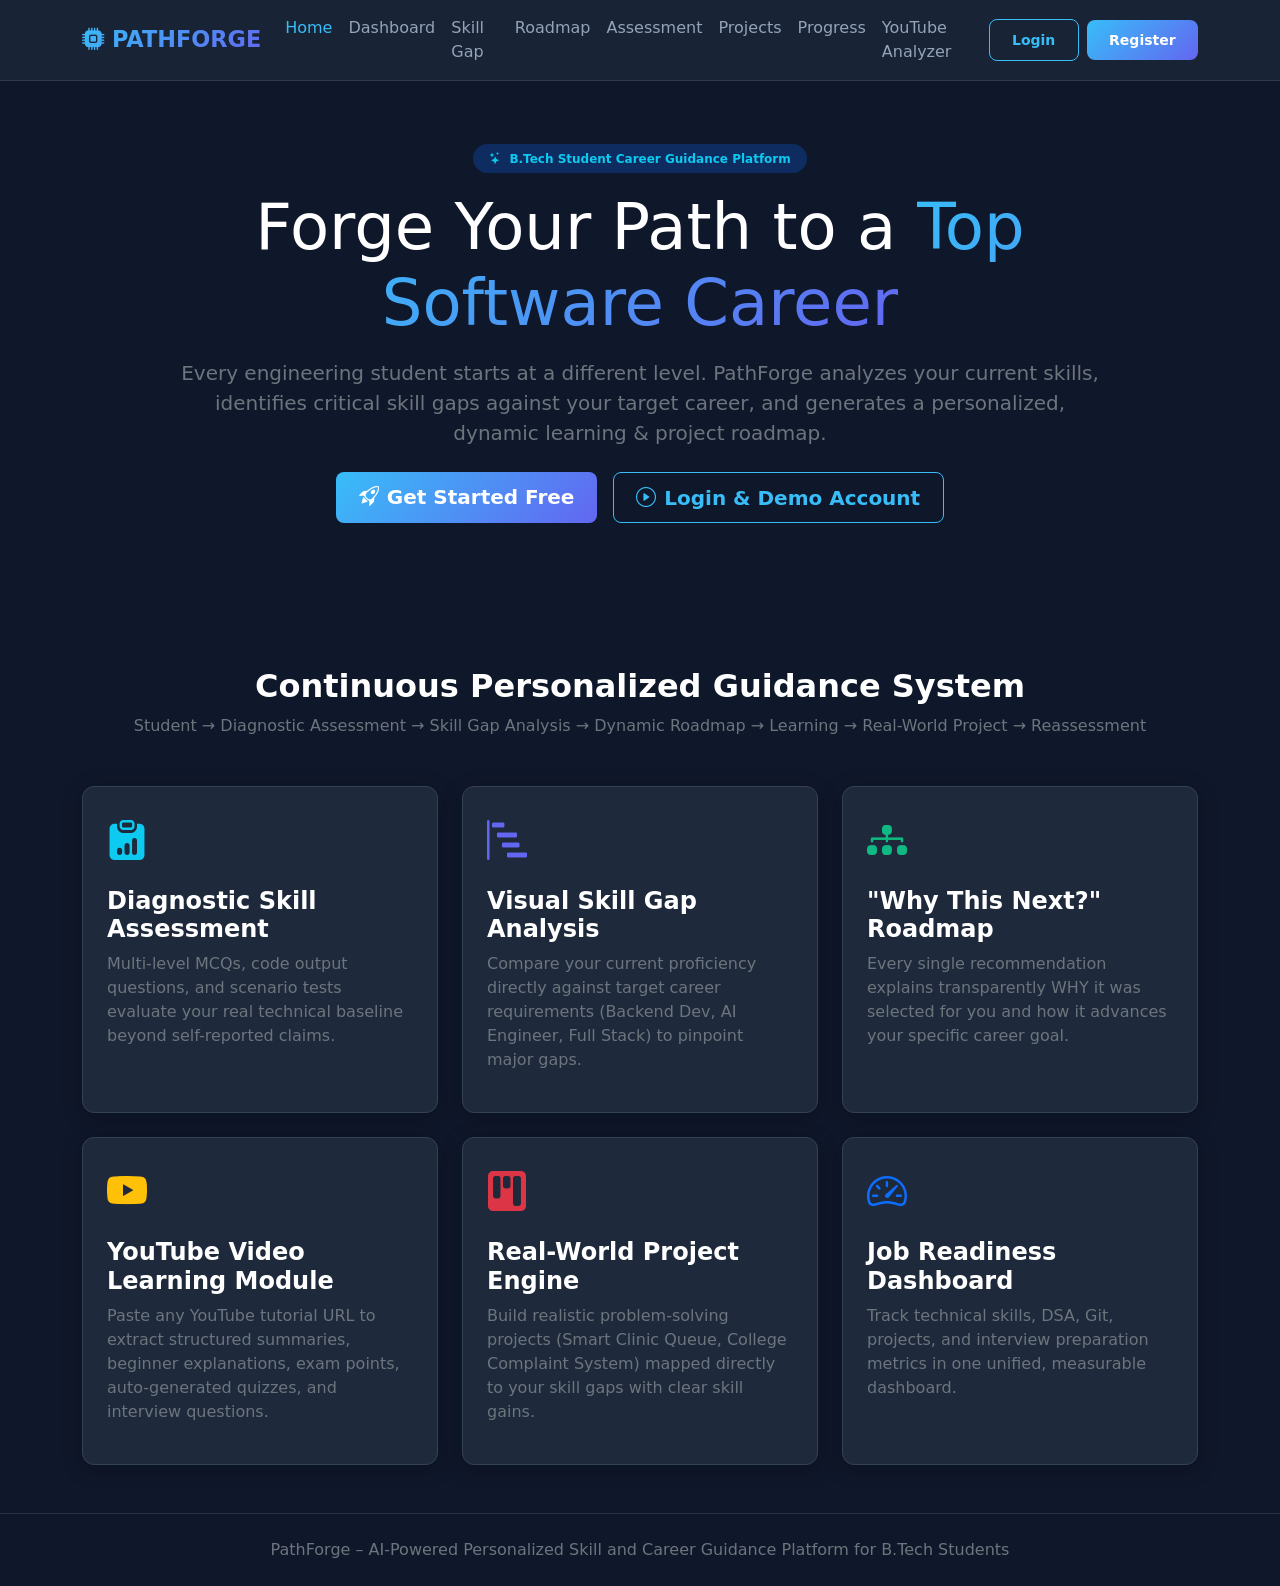
<file: index.html>
<!DOCTYPE html>
<html lang="en">
<head>
    <meta charset="UTF-8">
    <meta name="viewport" content="width=device-width, initial-scale=1.0">
    <title>PathForge – AI-Powered Skill & Career Guidance Platform for B.Tech Students</title>
    <link href="https://cdn.jsdelivr.net/npm/bootstrap@5.3.0/dist/css/bootstrap.min.css" rel="stylesheet">
    <link rel="stylesheet" href="https://cdn.jsdelivr.net/npm/bootstrap-icons@1.11.0/font/bootstrap-icons.css">
    <link rel="stylesheet" href="css/main.css">
</head>
<body>
    <!-- Navigation -->
    <nav class="navbar navbar-expand-lg navbar-dark navbar-custom fixed-top">
        <div class="container">
            <a class="navbar-brand" href="index.html"><i class="bi bi-cpu-fill me-2"></i>PATHFORGE</a>
            <button class="navbar-toggler" type="button" data-bs-toggle="collapse" data-bs-target="#navbarNav">
                <span class="navbar-toggler-icon"></span>
            </button>
            <div class="collapse navbar-collapse" id="navbarNav">
                <ul class="navbar-nav me-auto">
                    <li class="nav-item"><a class="nav-link active" href="index.html">Home</a></li>
                    <li class="nav-item"><a class="nav-link" href="dashboard.html">Dashboard</a></li>
                    <li class="nav-item"><a class="nav-link" href="skill-gap.html">Skill Gap</a></li>
                    <li class="nav-item"><a class="nav-link" href="roadmap.html">Roadmap</a></li>
                    <li class="nav-item"><a class="nav-link" href="assessment.html">Assessment</a></li>
                    <li class="nav-item"><a class="nav-link" href="projects.html">Projects</a></li>
                    <li class="nav-item"><a class="nav-link" href="progress.html">Progress</a></li>
                    <li class="nav-item"><a class="nav-link" href="youtube.html">YouTube Analyzer</a></li>
                </ul>
                <div id="navUserContainer" class="d-flex align-items-center"></div>
            </div>
        </div>
    </nav>

    <!-- Hero Section -->
    <header class="py-5 mt-5 text-center position-relative overflow-hidden">
        <div class="container py-5">
            <div class="row justify-content-center">
                <div class="col-lg-10">
                    <span class="badge bg-primary bg-opacity-25 text-info px-3 py-2 rounded-pill mb-3">
                        <i class="bi bi-stars me-1"></i> B.Tech Student Career Guidance Platform
                    </span>
                    <h1 class="display-3 fw-extrabold mb-3 text-white">
                        Forge Your Path to a <span style="background: linear-gradient(135deg, #38bdf8, #6366f1); -webkit-background-clip: text; -webkit-text-fill-color: transparent;">Top Software Career</span>
                    </h1>
                    <p class="lead text-secondary mb-4">
                        Every engineering student starts at a different level. PathForge analyzes your current skills, identifies critical skill gaps against your target career, and generates a personalized, dynamic learning & project roadmap.
                    </p>
                    <div class="d-flex justify-content-center gap-3">
                        <a href="/register.html" class="btn btn-pf-primary btn-lg"><i class="bi bi-rocket-takeoff me-2"></i>Get Started Free</a>
                        <a href="/login.html" class="btn btn-pf-outline btn-lg"><i class="bi bi-play-circle me-2"></i>Login & Demo Account</a>
                    </div>
                </div>
            </div>
        </div>
    </header>

    <!-- Features Section -->
    <section class="py-5 bg-opacity-50">
        <div class="container">
            <div class="text-center mb-5">
                <h2 class="fw-bold text-white">Continuous Personalized Guidance System</h2>
                <p class="text-secondary">Student → Diagnostic Assessment → Skill Gap Analysis → Dynamic Roadmap → Learning → Real-World Project → Reassessment</p>
            </div>
            <div class="row g-4">
                <div class="col-md-4">
                    <div class="pf-card h-100">
                        <div class="fs-1 text-info mb-3"><i class="bi bi-clipboard-data-fill"></i></div>
                        <h4 class="fw-bold text-white mb-2">Diagnostic Skill Assessment</h4>
                        <p class="text-secondary">Multi-level MCQs, code output questions, and scenario tests evaluate your real technical baseline beyond self-reported claims.</p>
                    </div>
                </div>
                <div class="col-md-4">
                    <div class="pf-card h-100">
                        <div class="fs-1 text-indigo mb-3" style="color: #6366f1;"><i class="bi bi-bar-chart-steps"></i></div>
                        <h4 class="fw-bold text-white mb-2">Visual Skill Gap Analysis</h4>
                        <p class="text-secondary">Compare your current proficiency directly against target career requirements (Backend Dev, AI Engineer, Full Stack) to pinpoint major gaps.</p>
                    </div>
                </div>
                <div class="col-md-4">
                    <div class="pf-card h-100">
                        <div class="fs-1 text-emerald mb-3" style="color: #10b981;"><i class="bi bi-diagram-3-fill"></i></div>
                        <h4 class="fw-bold text-white mb-2">"Why This Next?" Roadmap</h4>
                        <p class="text-secondary">Every single recommendation explains transparently WHY it was selected for you and how it advances your specific career goal.</p>
                    </div>
                </div>
                <div class="col-md-4">
                    <div class="pf-card h-100">
                        <div class="fs-1 text-warning mb-3"><i class="bi bi-youtube"></i></div>
                        <h4 class="fw-bold text-white mb-2">YouTube Video Learning Module</h4>
                        <p class="text-secondary">Paste any YouTube tutorial URL to extract structured summaries, beginner explanations, exam points, auto-generated quizzes, and interview questions.</p>
                    </div>
                </div>
                <div class="col-md-4">
                    <div class="pf-card h-100">
                        <div class="fs-1 text-danger mb-3"><i class="bi bi-kanban-fill"></i></div>
                        <h4 class="fw-bold text-white mb-2">Real-World Project Engine</h4>
                        <p class="text-secondary">Build realistic problem-solving projects (Smart Clinic Queue, College Complaint System) mapped directly to your skill gaps with clear skill gains.</p>
                    </div>
                </div>
                <div class="col-md-4">
                    <div class="pf-card h-100">
                        <div class="fs-1 text-primary mb-3"><i class="bi bi-speedometer2"></i></div>
                        <h4 class="fw-bold text-white mb-2">Job Readiness Dashboard</h4>
                        <p class="text-secondary">Track technical skills, DSA, Git, projects, and interview preparation metrics in one unified, measurable dashboard.</p>
                    </div>
                </div>
            </div>
        </div>
    </section>

    <!-- Footer -->
    <footer class="mt-auto py-4 border-top border-secondary border-opacity-25 text-center text-secondary">
        <div class="container">
            <p class="mb-0">PathForge – AI-Powered Personalized Skill and Career Guidance Platform for B.Tech Students</p>
        </div>
    </footer>

    <script src="https://cdn.jsdelivr.net/npm/bootstrap@5.3.0/dist/js/bootstrap.bundle.min.js"></script>
    <script src="js/config.js"></script>
    <script src="js/app.js"></script>
</body>
</html>
</file>
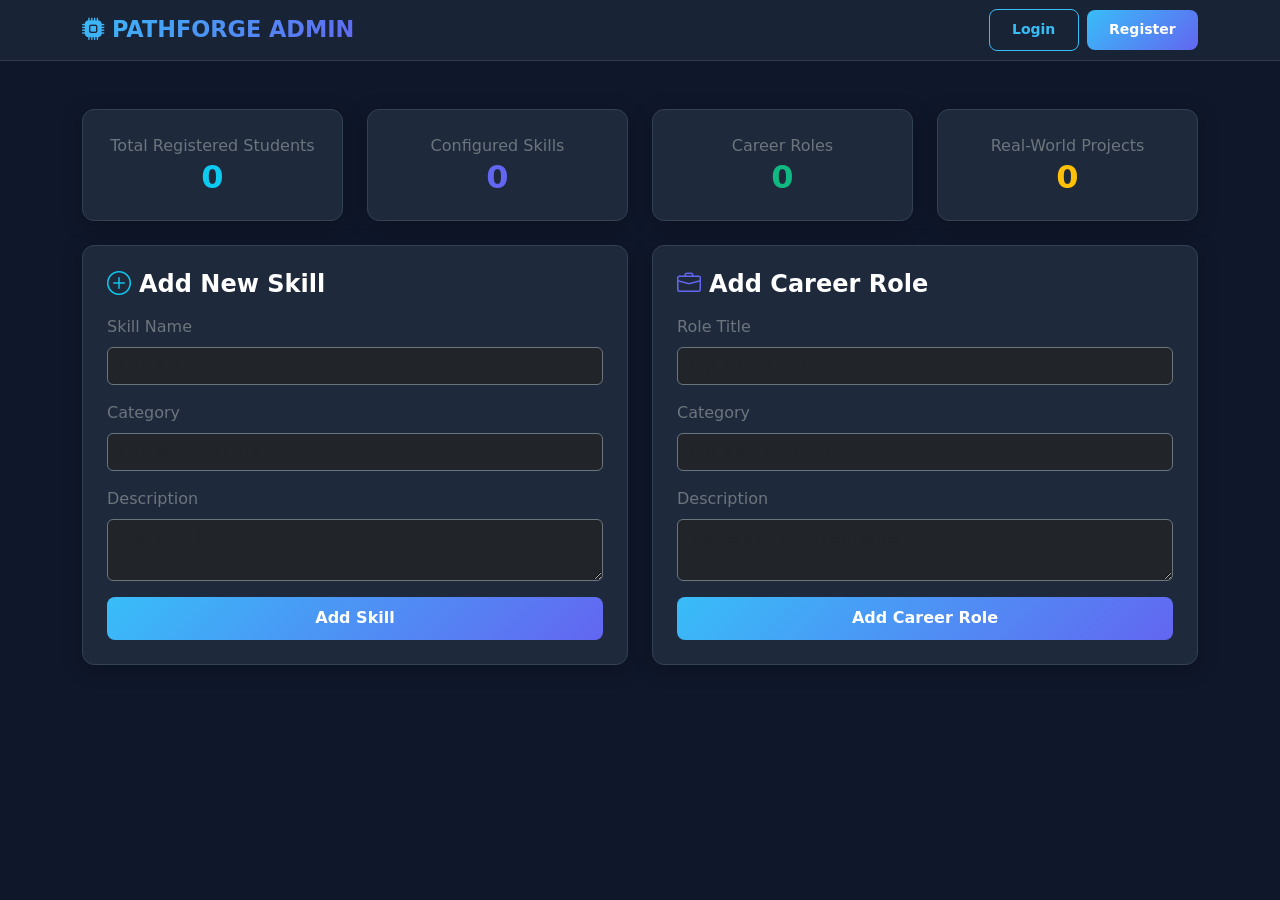
<file: admin.html>
<!DOCTYPE html>
<html lang="en">
<head>
    <meta charset="UTF-8">
    <meta name="viewport" content="width=device-width, initial-scale=1.0">
    <title>PathForge – Platform Administration Panel</title>
    <link href="https://cdn.jsdelivr.net/npm/bootstrap@5.3.0/dist/css/bootstrap.min.css" rel="stylesheet">
    <link rel="stylesheet" href="https://cdn.jsdelivr.net/npm/bootstrap-icons@1.11.0/font/bootstrap-icons.css">
    <link rel="stylesheet" href="/css/main.css">
</head>
<body>
    <nav class="navbar navbar-expand-lg navbar-dark navbar-custom">
        <div class="container">
            <a class="navbar-brand" href="/"><i class="bi bi-cpu-fill me-2"></i>PATHFORGE ADMIN</a>
            <div id="navUserContainer" class="ms-auto d-flex align-items-center"></div>
        </div>
    </nav>

    <div class="container py-5">
        <div class="row g-4 mb-4">
            <div class="col-md-3">
                <div class="pf-card text-center">
                    <span class="text-secondary d-block">Total Registered Students</span>
                    <h2 id="statStudents" class="fw-bold text-info mb-0">0</h2>
                </div>
            </div>
            <div class="col-md-3">
                <div class="pf-card text-center">
                    <span class="text-secondary d-block">Configured Skills</span>
                    <h2 id="statSkills" class="fw-bold text-indigo mb-0" style="color: #6366f1;">0</h2>
                </div>
            </div>
            <div class="col-md-3">
                <div class="pf-card text-center">
                    <span class="text-secondary d-block">Career Roles</span>
                    <h2 id="statCareers" class="fw-bold text-emerald mb-0" style="color: #10b981;">0</h2>
                </div>
            </div>
            <div class="col-md-3">
                <div class="pf-card text-center">
                    <span class="text-secondary d-block">Real-World Projects</span>
                    <h2 id="statProjects" class="fw-bold text-warning mb-0">0</h2>
                </div>
            </div>
        </div>

        <div class="row g-4">
            <!-- Add Skill Form -->
            <div class="col-md-6">
                <div class="pf-card">
                    <h4 class="fw-bold text-white mb-3"><i class="bi bi-plus-circle text-info me-2"></i>Add New Skill</h4>
                    <form id="skillForm">
                        <div class="mb-3">
                            <label class="form-label text-secondary">Skill Name</label>
                            <input type="text" id="skName" class="form-control bg-dark text-light border-secondary" placeholder="e.g. Kubernetes" required>
                        </div>
                        <div class="mb-3">
                            <label class="form-label text-secondary">Category</label>
                            <input type="text" id="skCategory" class="form-control bg-dark text-light border-secondary" placeholder="e.g. Infrastructure" required>
                        </div>
                        <div class="mb-3">
                            <label class="form-label text-secondary">Description</label>
                            <textarea id="skDesc" class="form-control bg-dark text-light border-secondary" rows="2" placeholder="Skill details"></textarea>
                        </div>
                        <button type="submit" class="btn btn-pf-primary w-100">Add Skill</button>
                    </form>
                </div>
            </div>

            <!-- Add Career Role Form -->
            <div class="col-md-6">
                <div class="pf-card">
                    <h4 class="fw-bold text-white mb-3"><i class="bi bi-briefcase text-indigo me-2" style="color: #6366f1;"></i>Add Career Role</h4>
                    <form id="careerForm">
                        <div class="mb-3">
                            <label class="form-label text-secondary">Role Title</label>
                            <input type="text" id="crTitle" class="form-control bg-dark text-light border-secondary" placeholder="e.g. Cloud Engineer" required>
                        </div>
                        <div class="mb-3">
                            <label class="form-label text-secondary">Category</label>
                            <input type="text" id="crCategory" class="form-control bg-dark text-light border-secondary" placeholder="e.g. Infrastructure" required>
                        </div>
                        <div class="mb-3">
                            <label class="form-label text-secondary">Description</label>
                            <textarea id="crDesc" class="form-control bg-dark text-light border-secondary" rows="2" placeholder="Target role responsibilities"></textarea>
                        </div>
                        <button type="submit" class="btn btn-pf-primary w-100">Add Career Role</button>
                    </form>
                </div>
            </div>
        </div>
    </div>

    <script src="js/config.js"></script>
    <script src="js/app.js"></script>
    <script>
        async function loadAdminData() {
            try {
                const stats = await apiFetch('/admin/stats');
                document.getElementById('statStudents').textContent = stats.totalStudents || 0;
                document.getElementById('statSkills').textContent = stats.totalSkills || 0;
                document.getElementById('statCareers').textContent = stats.totalCareers || 0;
                document.getElementById('statProjects').textContent = stats.totalProjects || 0;
            } catch(err) {
                console.error(err);
            }
        }

        document.getElementById('skillForm').addEventListener('submit', async (e) => {
            e.preventDefault();
            const name = document.getElementById('skName').value;
            const category = document.getElementById('skCategory').value;
            const description = document.getElementById('skDesc').value;

            try {
                await apiFetch('/admin/skills', {
                    method: 'POST',
                    body: JSON.stringify({ name, category, description })
                });
                alert('Skill added successfully!');
                location.reload();
            } catch(err) {
                alert(err.message);
            }
        });

        document.getElementById('careerForm').addEventListener('submit', async (e) => {
            e.preventDefault();
            const title = document.getElementById('crTitle').value;
            const category = document.getElementById('crCategory').value;
            const description = document.getElementById('crDesc').value;

            try {
                await apiFetch('/admin/careers', {
                    method: 'POST',
                    body: JSON.stringify({ title, category, description })
                });
                alert('Career role added successfully!');
                location.reload();
            } catch(err) {
                alert(err.message);
            }
        });

        loadAdminData();
    </script>
</body>
</html>
</file>
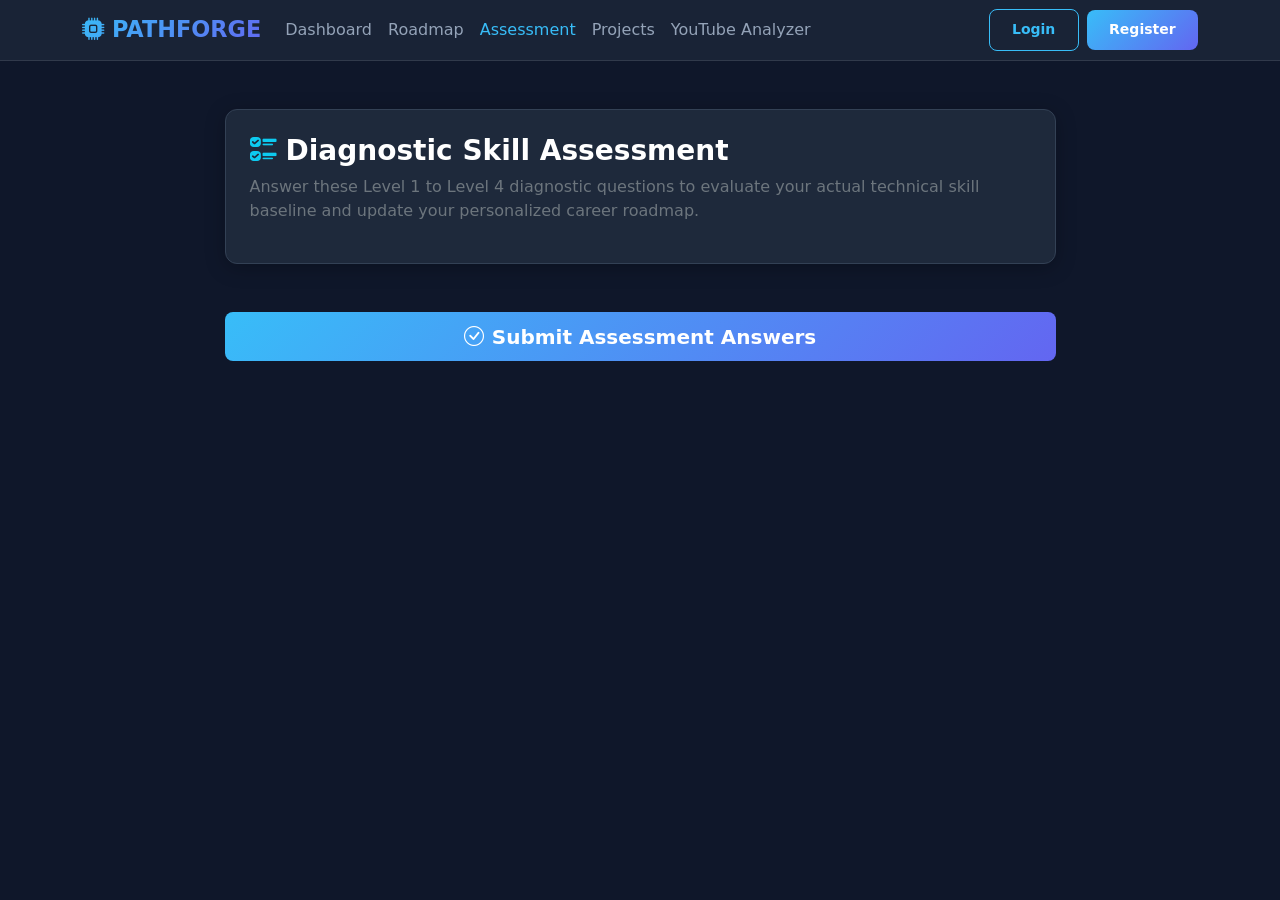
<file: assessment.html>
<!DOCTYPE html>
<html lang="en">
<head>
    <meta charset="UTF-8">
    <meta name="viewport" content="width=device-width, initial-scale=1.0">
    <title>PathForge – Diagnostic Skill Assessment</title>
    <link href="https://cdn.jsdelivr.net/npm/bootstrap@5.3.0/dist/css/bootstrap.min.css" rel="stylesheet">
    <link rel="stylesheet" href="https://cdn.jsdelivr.net/npm/bootstrap-icons@1.11.0/font/bootstrap-icons.css">
    <link rel="stylesheet" href="/css/main.css">
</head>
<body>
    <nav class="navbar navbar-expand-lg navbar-dark navbar-custom">
        <div class="container">
            <a class="navbar-brand" href="/"><i class="bi bi-cpu-fill me-2"></i>PATHFORGE</a>
            <div class="collapse navbar-collapse">
                <ul class="navbar-nav me-auto">
                    <li class="nav-item"><a class="nav-link" href="/dashboard.html">Dashboard</a></li>
                    <li class="nav-item"><a class="nav-link" href="/roadmap.html">Roadmap</a></li>
                    <li class="nav-item"><a class="nav-link active" href="/assessment.html">Assessment</a></li>
                    <li class="nav-item"><a class="nav-link" href="/projects.html">Projects</a></li>
                    <li class="nav-item"><a class="nav-link" href="/youtube.html">YouTube Analyzer</a></li>
                </ul>
                <div id="navUserContainer" class="d-flex align-items-center"></div>
            </div>
        </div>
    </nav>

    <div class="container py-5">
        <div class="row justify-content-center">
            <div class="col-lg-9">
                <div class="pf-card mb-4">
                    <h3 class="fw-bold text-white mb-2"><i class="bi bi-ui-checks me-2 text-info"></i>Diagnostic Skill Assessment</h3>
                    <p class="text-secondary">Answer these Level 1 to Level 4 diagnostic questions to evaluate your actual technical skill baseline and update your personalized career roadmap.</p>
                </div>

                <div id="assessmentResults" class="pf-card mb-4 d-none">
                    <h4 class="fw-bold text-white mb-3"><i class="bi bi-trophy-fill text-warning me-2"></i>Assessment Completed!</h4>
                    <div class="row text-center mb-4">
                        <div class="col-md-4">
                            <div class="p-3 bg-dark rounded border border-secondary">
                                <span class="text-secondary d-block">Score</span>
                                <h3 id="resScore" class="fw-bold text-info mb-0">0 / 0</h3>
                            </div>
                        </div>
                        <div class="col-md-4">
                            <div class="p-3 bg-dark rounded border border-secondary">
                                <span class="text-secondary d-block">Percentage</span>
                                <h3 id="resPct" class="fw-bold text-emerald mb-0" style="color: #10b981;">0%</h3>
                            </div>
                        </div>
                        <div class="col-md-4">
                            <div class="p-3 bg-dark rounded border border-secondary">
                                <span class="text-secondary d-block">Evaluated Stage</span>
                                <h3 id="resStage" class="fw-bold text-indigo mb-0" style="color: #6366f1;">Foundation</h3>
                            </div>
                        </div>
                    </div>
                    <div class="why-box mb-4">
                        <div class="why-box-title mb-1"><i class="bi bi-info-circle me-1"></i> Stage Evaluation Breakdown:</div>
                        <p id="resReason" class="text-light mb-0 mb-0" style="white-space: pre-line;"></p>
                    </div>
                    <a href="/dashboard.html" class="btn btn-pf-primary w-100"><i class="bi bi-arrow-right-circle me-2"></i>View Updated Skill Gap Dashboard & Roadmap</a>
                </div>

                <form id="assessmentForm">
                    <div id="questionsContainer"></div>
                    <button type="submit" class="btn btn-pf-primary btn-lg w-100 mt-4"><i class="bi bi-check-circle me-2"></i>Submit Assessment Answers</button>
                </form>
            </div>
        </div>
    </div>

    <script src="js/config.js"></script>
    <script src="js/app.js"></script>
    <script>
        let questionsData = [];

        async function loadQuestions() {
            try {
                questionsData = await apiFetch('/assessment/questions');
                const container = document.getElementById('questionsContainer');

                container.innerHTML = questionsData.map((q, idx) => `
                    <div class="pf-card mb-4">
                        <div class="d-flex justify-content-between align-items-center mb-3">
                            <span class="badge bg-secondary">Question ${idx + 1} of ${questionsData.length}</span>
                            <span class="badge bg-info text-dark">Level ${q.level || 1} • ${q.skill ? q.skill.name : 'General'}</span>
                        </div>
                        <h5 class="fw-bold text-white mb-3">${q.questionText}</h5>
                        <div class="form-check mb-2">
                            <input class="form-check-input" type="radio" name="q_${q.id}" id="q_${q.id}_A" value="A" required>
                            <label class="form-check-label text-light" for="q_${q.id}_A"><strong>A)</strong> ${q.optionA}</label>
                        </div>
                        <div class="form-check mb-2">
                            <input class="form-check-input" type="radio" name="q_${q.id}" id="q_${q.id}_B" value="B">
                            <label class="form-check-label text-light" for="q_${q.id}_B"><strong>B)</strong> ${q.optionB}</label>
                        </div>
                        <div class="form-check mb-2">
                            <input class="form-check-input" type="radio" name="q_${q.id}" id="q_${q.id}_C" value="C">
                            <label class="form-check-label text-light" for="q_${q.id}_C"><strong>C)</strong> ${q.optionC}</label>
                        </div>
                        <div class="form-check mb-2">
                            <input class="form-check-input" type="radio" name="q_${q.id}" id="q_${q.id}_D" value="D">
                            <label class="form-check-label text-light" for="q_${q.id}_D"><strong>D)</strong> ${q.optionD}</label>
                        </div>
                    </div>
                `).join('');
            } catch(err) {
                console.error(err);
            }
        }

        document.getElementById('assessmentForm').addEventListener('submit', async (e) => {
            e.preventDefault();
            const answers = {};
            questionsData.forEach(q => {
                const selected = document.querySelector(`input[name="q_${q.id}"]:checked`);
                if (selected) {
                    answers[q.id] = selected.value;
                }
            });

            try {
                const res = await apiFetch('/assessment/submit', {
                    method: 'POST',
                    body: JSON.stringify({ answers })
                });

                document.getElementById('assessmentForm').classList.add('d-none');
                document.getElementById('assessmentResults').classList.remove('d-none');

                document.getElementById('resScore').textContent = `${res.totalScore} / ${res.maxScore}`;
                document.getElementById('resPct').textContent = `${res.percentage}%`;
                document.getElementById('resStage').textContent = res.currentStage;
                document.getElementById('resReason').textContent = res.stageReason;
            } catch(err) {
                alert(err.message);
            }
        });

        loadQuestions();
    </script>
</body>
</html>
</file>
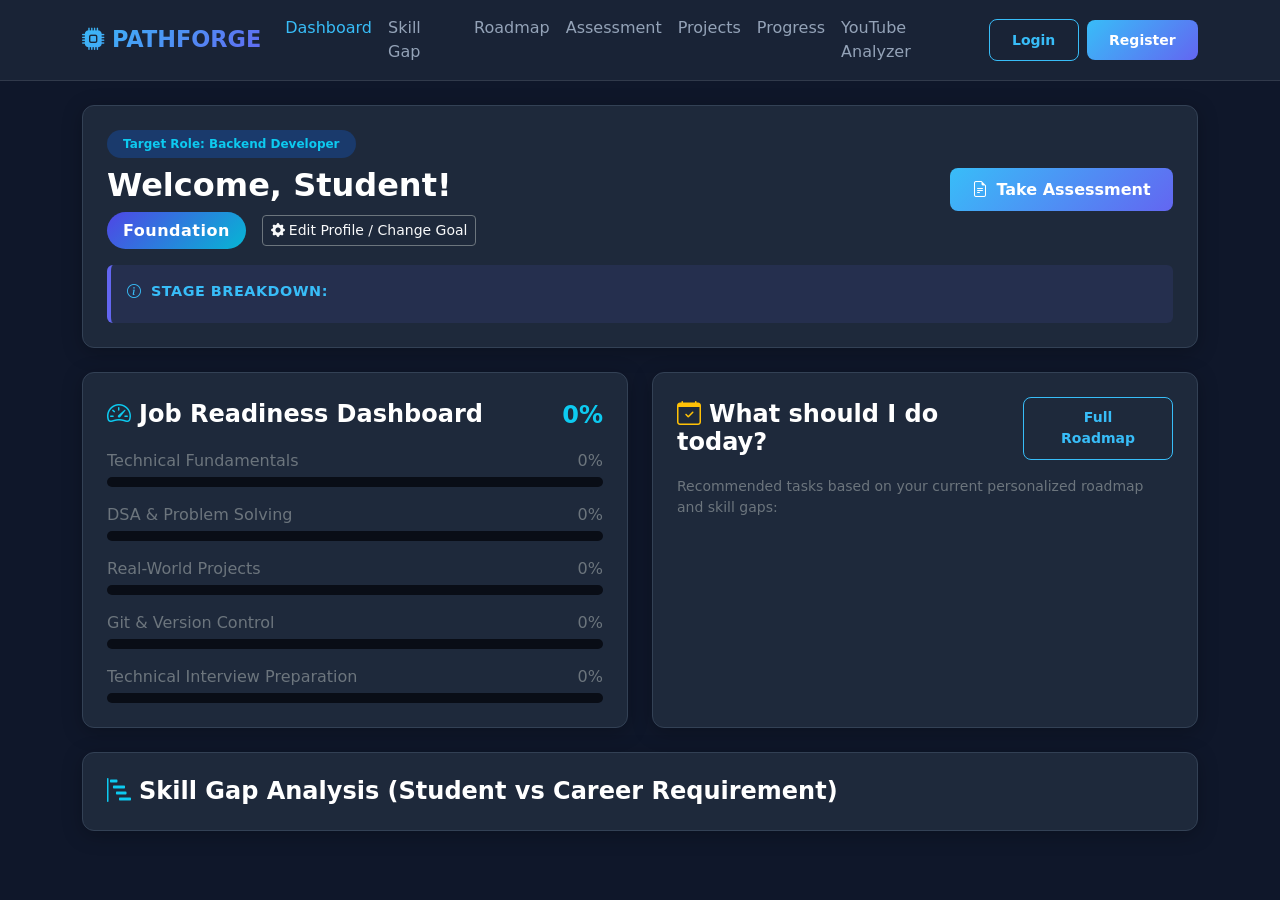
<file: dashboard.html>
<!DOCTYPE html>
<html lang="en">
<head>
    <meta charset="UTF-8">
    <meta name="viewport" content="width=device-width, initial-scale=1.0">
    <title>PathForge – Student Career Guidance Dashboard</title>
    <link href="https://cdn.jsdelivr.net/npm/bootstrap@5.3.0/dist/css/bootstrap.min.css" rel="stylesheet">
    <link rel="stylesheet" href="https://cdn.jsdelivr.net/npm/bootstrap-icons@1.11.0/font/bootstrap-icons.css">
    <link rel="stylesheet" href="css/main.css">
</head>
<body>
    <nav class="navbar navbar-expand-lg navbar-dark navbar-custom">
        <div class="container">
            <a class="navbar-brand" href="index.html"><i class="bi bi-cpu-fill me-2"></i>PATHFORGE</a>
            <div class="collapse navbar-collapse">
                <ul class="navbar-nav me-auto">
                    <li class="nav-item"><a class="nav-link active" href="dashboard.html">Dashboard</a></li>
                    <li class="nav-item"><a class="nav-link" href="skill-gap.html">Skill Gap</a></li>
                    <li class="nav-item"><a class="nav-link" href="roadmap.html">Roadmap</a></li>
                    <li class="nav-item"><a class="nav-link" href="assessment.html">Assessment</a></li>
                    <li class="nav-item"><a class="nav-link" href="projects.html">Projects</a></li>
                    <li class="nav-item"><a class="nav-link" href="progress.html">Progress</a></li>
                    <li class="nav-item"><a class="nav-link" href="youtube.html">YouTube Analyzer</a></li>
                </ul>
                <div id="navUserContainer" class="d-flex align-items-center"></div>
            </div>
        </div>
    </nav>

    <div class="container py-4">
        <!-- Header Banner -->
        <div class="pf-card mb-4">
            <div class="row align-items-center">
                <div class="col-md-8">
                    <span id="targetCareerBadge" class="badge bg-primary bg-opacity-25 text-info px-3 py-2 rounded-pill mb-2">Target Role: Backend Developer</span>
                    <h2 class="fw-bold text-white mb-2">Welcome, <span id="studentName">Student</span>!</h2>
                    <div class="d-flex align-items-center gap-3">
                        <span id="currentStageBadge" class="stage-badge">Foundation</span>
                        <a href="/profile.html" class="btn btn-sm btn-outline-secondary text-light"><i class="bi bi-gear-fill me-1"></i>Edit Profile / Change Goal</a>
                    </div>
                </div>
                <div class="col-md-4 text-end">
                    <a href="/assessment.html" class="btn btn-pf-primary"><i class="bi bi-file-earmark-text me-2"></i>Take Assessment</a>
                </div>
            </div>
            <div class="why-box mt-3">
                <div class="why-box-title mb-1"><i class="bi bi-info-circle me-1"></i> Stage Breakdown:</div>
                <p id="stageReasonText" class="text-light mb-0" style="white-space: pre-line;"></p>
            </div>
        </div>

        <!-- Job Readiness & Daily Action Row -->
        <div class="row g-4 mb-4">
            <!-- Job Readiness Dashboard Widget -->
            <div class="col-lg-6">
                <div class="pf-card h-100">
                    <div class="d-flex justify-content-between align-items-center mb-3">
                        <h4 class="fw-bold text-white mb-0"><i class="bi bi-speedometer2 text-info me-2"></i>Job Readiness Dashboard</h4>
                        <span id="overallMetric" class="fs-4 fw-bold text-info">0%</span>
                    </div>

                    <div class="mb-3">
                        <div class="d-flex justify-content-between text-secondary mb-1">
                            <span>Technical Fundamentals</span>
                            <span id="mTech">0%</span>
                        </div>
                        <div class="progress progress-dark">
                            <div id="barTech" class="progress-bar progress-bar-cyan" style="width: 0%"></div>
                        </div>
                    </div>

                    <div class="mb-3">
                        <div class="d-flex justify-content-between text-secondary mb-1">
                            <span>DSA & Problem Solving</span>
                            <span id="mDsa">0%</span>
                        </div>
                        <div class="progress progress-dark">
                            <div id="barDsa" class="progress-bar progress-bar-indigo" style="width: 0%"></div>
                        </div>
                    </div>

                    <div class="mb-3">
                        <div class="d-flex justify-content-between text-secondary mb-1">
                            <span>Real-World Projects</span>
                            <span id="mProj">0%</span>
                        </div>
                        <div class="progress progress-dark">
                            <div id="barProj" class="progress-bar progress-bar-emerald" style="width: 0%"></div>
                        </div>
                    </div>

                    <div class="mb-3">
                        <div class="d-flex justify-content-between text-secondary mb-1">
                            <span>Git & Version Control</span>
                            <span id="mGit">0%</span>
                        </div>
                        <div class="progress progress-dark">
                            <div id="barGit" class="progress-bar progress-bar-amber" style="width: 0%"></div>
                        </div>
                    </div>

                    <div>
                        <div class="d-flex justify-content-between text-secondary mb-1">
                            <span>Technical Interview Preparation</span>
                            <span id="mInterview">0%</span>
                        </div>
                        <div class="progress progress-dark">
                            <div id="barInterview" class="progress-bar progress-bar-cyan" style="width: 0%"></div>
                        </div>
                    </div>
                </div>
            </div>

            <!-- "What Should I Do Today?" Widget (Requirement #12) -->
            <div class="col-lg-6">
                <div class="pf-card h-100">
                    <div class="d-flex justify-content-between align-items-center mb-3">
                        <h4 class="fw-bold text-white mb-0"><i class="bi bi-calendar-check text-warning me-2"></i>What should I do today?</h4>
                        <a href="/roadmap.html" class="btn btn-sm btn-pf-outline">Full Roadmap</a>
                    </div>
                    <p class="text-secondary small mb-3">Recommended tasks based on your current personalized roadmap and skill gaps:</p>
                    
                    <div id="todayTasksContainer"></div>
                </div>
            </div>
        </div>

        <!-- Skill Gap Analysis Grid -->
        <div class="pf-card mb-4">
            <h4 class="fw-bold text-white mb-3"><i class="bi bi-bar-chart-steps text-info me-2"></i>Skill Gap Analysis (Student vs Career Requirement)</h4>
            <div id="skillGapContainer" class="row g-3"></div>
        </div>
    </div>

    <script src="js/config.js"></script>
    <script src="js/app.js"></script>
    <script>
        async function loadDashboard() {
            try {
                // Fetch progress
                const progress = await apiFetch('/progress');
                document.getElementById('studentName').textContent = progress.studentName;
                document.getElementById('targetCareerBadge').textContent = `Target Role: ${progress.targetCareer}`;
                document.getElementById('currentStageBadge').textContent = progress.currentStage;
                document.getElementById('stageReasonText').textContent = progress.stageReason;

                document.getElementById('overallMetric').textContent = `${progress.overallProgress}%`;
                
                document.getElementById('mTech').textContent = `${progress.technicalSkillsProgress}%`;
                document.getElementById('barTech').style.width = `${progress.technicalSkillsProgress}%`;

                document.getElementById('mDsa').textContent = `${progress.dsaProgress}%`;
                document.getElementById('barDsa').style.width = `${progress.dsaProgress}%`;

                document.getElementById('mProj').textContent = `${progress.projectProgress}%`;
                document.getElementById('barProj').style.width = `${progress.projectProgress}%`;

                document.getElementById('mGit').textContent = `${progress.gitProgress}%`;
                document.getElementById('barGit').style.width = `${progress.gitProgress}%`;

                document.getElementById('mInterview').textContent = `${progress.interviewPrepProgress}%`;
                document.getElementById('barInterview').style.width = `${progress.interviewPrepProgress}%`;

                // Fetch Today Tasks
                const todayTasks = await apiFetch('/roadmap/today');
                const todayContainer = document.getElementById('todayTasksContainer');
                if (todayTasks && todayTasks.length > 0) {
                    todayContainer.innerHTML = todayTasks.map((t, idx) => `
                        <div class="p-3 bg-dark rounded mb-2 border border-secondary d-flex align-items-start gap-3">
                            <span class="badge bg-primary rounded-circle p-2">${idx + 1}</span>
                            <div>
                                <h6 class="fw-bold text-white mb-1">${t.title}</h6>
                                <p class="text-secondary small mb-1">${t.description}</p>
                                <span class="badge bg-info text-dark">${t.skillName}</span>
                            </div>
                        </div>
                    `).join('');
                } else {
                    todayContainer.innerHTML = `<p class="text-success fw-bold"><i class="bi bi-check-circle me-1"></i> All phase tasks completed!</p>`;
                }

                // Fetch Skill Gaps
                const gapRes = await apiFetch('/skills/gaps');
                const gapContainer = document.getElementById('skillGapContainer');
                gapContainer.innerHTML = gapRes.skillGaps.map(g => {
                    let badgeClass = 'badge-needs-imp';
                    if (g.gapStatus === 'Major Gap') badgeClass = 'badge-major-gap';
                    else if (g.gapStatus === 'Sufficient') badgeClass = 'badge-sufficient';
                    else if (g.gapStatus === 'Strong') badgeClass = 'badge-strong';

                    return `
                        <div class="col-md-6 col-lg-4">
                            <div class="p-3 bg-dark rounded border border-secondary h-100">
                                <div class="d-flex justify-content-between align-items-center mb-2">
                                    <h6 class="fw-bold text-white mb-0">${g.skillName}</h6>
                                    <span class="badge ${badgeClass}">${g.gapStatus}</span>
                                </div>
                                <div class="d-flex justify-content-between small text-secondary mb-1">
                                    <span>Current: <strong>${g.currentScore}%</strong> (${g.currentLevel})</span>
                                    <span>Target: <strong>${g.requiredScore}%</strong></span>
                                </div>
                                <div class="progress progress-dark mb-2">
                                    <div class="progress-bar progress-bar-cyan" style="width: ${g.currentScore}%"></div>
                                </div>
                                <p class="text-secondary small mb-0"><i class="bi bi-lightbulb text-warning me-1"></i>${g.recommendation}</p>
                            </div>
                        </div>
                    `;
                }).join('');

            } catch(err) {
                console.error(err);
            }
        }

        loadDashboard();
    </script>
</body>
</html>
</file>
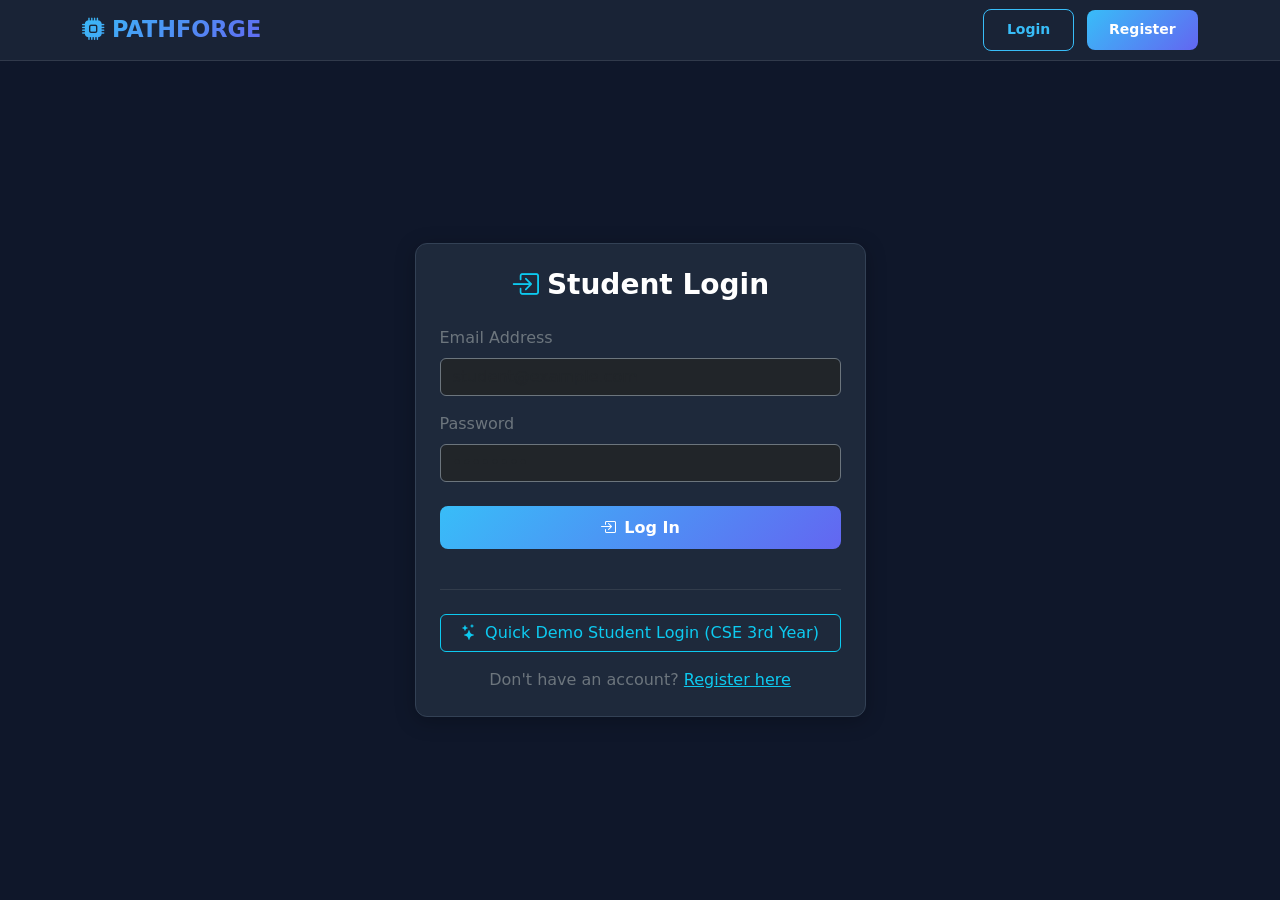
<file: login.html>
<!DOCTYPE html>
<html lang="en">
<head>
    <meta charset="UTF-8">
    <meta name="viewport" content="width=device-width, initial-scale=1.0">
    <title>PathForge – Login</title>
    <link href="https://cdn.jsdelivr.net/npm/bootstrap@5.3.0/dist/css/bootstrap.min.css" rel="stylesheet">
    <link rel="stylesheet" href="https://cdn.jsdelivr.net/npm/bootstrap-icons@1.11.0/font/bootstrap-icons.css">
    <link rel="stylesheet" href="css/main.css">
</head>
<body class="d-flex flex-column min-vh-100">
    <nav class="navbar navbar-expand-lg navbar-dark navbar-custom">
        <div class="container">
            <a class="navbar-brand" href="index.html"><i class="bi bi-cpu-fill me-2"></i>PATHFORGE</a>
            <div id="navUserContainer" class="ms-auto"></div>
        </div>
    </nav>

    <div class="container my-auto py-5">
        <div class="row justify-content-center">
            <div class="col-md-5">
                <div class="pf-card">
                    <h3 class="fw-bold text-center text-white mb-4"><i class="bi bi-box-arrow-in-right me-2 text-info"></i>Student Login</h3>
                    <div id="errorAlert" class="alert alert-danger d-none mb-3"></div>

                    <form id="loginForm">
                        <div class="mb-3">
                            <label class="form-label text-secondary font-weight-bold">Email Address</label>
                            <input type="email" id="email" class="form-control bg-dark text-light border-secondary" placeholder="student@example.com" required>
                        </div>
                        <div class="mb-4">
                            <label class="form-label text-secondary font-weight-bold">Password</label>
                            <input type="password" id="password" class="form-control bg-dark text-light border-secondary" placeholder="••••••••" required>
                        </div>
                        <button type="submit" class="btn btn-pf-primary w-100 mb-3"><i class="bi bi-box-arrow-in-right me-2"></i>Log In</button>
                    </form>

                    <hr class="border-secondary my-4">

                    <button id="quickDemoBtn" class="btn btn-outline-info w-100 mb-3"><i class="bi bi-stars me-2"></i>Quick Demo Student Login (CSE 3rd Year)</button>
                    <p class="text-center text-secondary mb-0">Don't have an account? <a href="register.html" class="text-info">Register here</a></p>
                </div>
            </div>
        </div>
    </div>

    <script src="js/config.js"></script>
    <script src="js/app.js"></script>
    <script>
        document.getElementById('loginForm').addEventListener('submit', async (e) => {
            e.preventDefault();
            const email = document.getElementById('email').value;
            const password = document.getElementById('password').value;
            const alert = document.getElementById('errorAlert');
            alert.classList.add('d-none');

            try {
                const data = await apiFetch('/auth/login', {
                    method: 'POST',
                    body: JSON.stringify({ email, password })
                });

                setAuthSession(data.token, { name: data.name, email: data.email, role: data.role });
                window.location.href = data.role === 'ROLE_ADMIN' ? 'admin.html' : 'dashboard.html';
            } catch(err) {
                alert.textContent = err.message;
                alert.classList.remove('d-none');
            }
        });

        document.getElementById('quickDemoBtn').addEventListener('click', () => {
            document.getElementById('email').value = 'demo@pathforge.com';
            document.getElementById('password').value = 'password123';
            document.getElementById('loginForm').dispatchEvent(new Event('submit'));
        });
    </script>
</body>
</html>
</file>
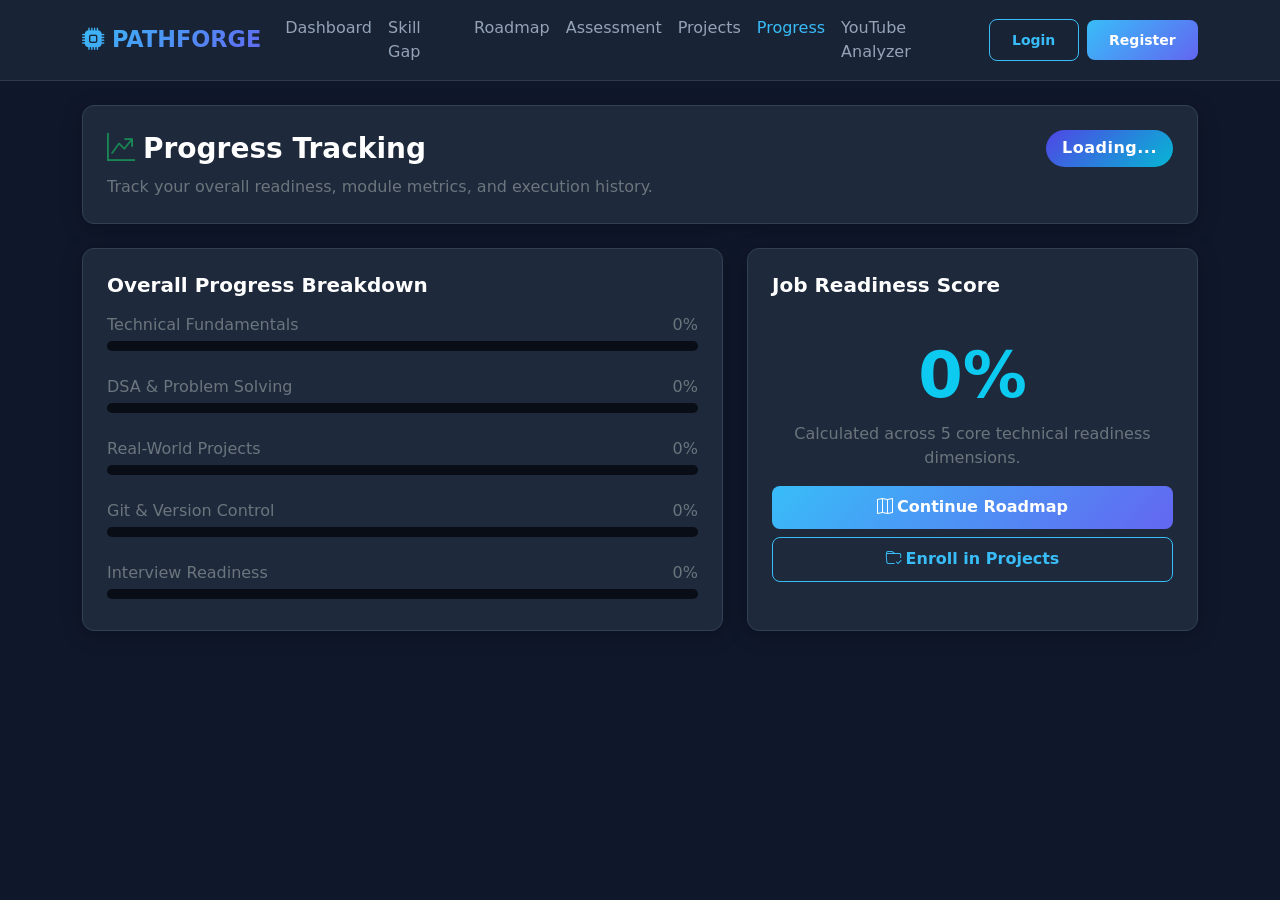
<file: progress.html>
<!DOCTYPE html>
<html lang="en">
<head>
    <meta charset="UTF-8">
    <meta name="viewport" content="width=device-width, initial-scale=1.0">
    <title>PathForge – Student Progress Tracking</title>
    <link href="https://cdn.jsdelivr.net/npm/bootstrap@5.3.0/dist/css/bootstrap.min.css" rel="stylesheet">
    <link rel="stylesheet" href="https://cdn.jsdelivr.net/npm/bootstrap-icons@1.11.0/font/bootstrap-icons.css">
    <link rel="stylesheet" href="css/main.css">
</head>
<body>
    <nav class="navbar navbar-expand-lg navbar-dark navbar-custom">
        <div class="container">
            <a class="navbar-brand" href="index.html"><i class="bi bi-cpu-fill me-2"></i>PATHFORGE</a>
            <div class="collapse navbar-collapse">
                <ul class="navbar-nav me-auto">
                    <li class="nav-item"><a class="nav-link" href="dashboard.html">Dashboard</a></li>
                    <li class="nav-item"><a class="nav-link" href="skill-gap.html">Skill Gap</a></li>
                    <li class="nav-item"><a class="nav-link" href="roadmap.html">Roadmap</a></li>
                    <li class="nav-item"><a class="nav-link" href="assessment.html">Assessment</a></li>
                    <li class="nav-item"><a class="nav-link" href="projects.html">Projects</a></li>
                    <li class="nav-item"><a class="nav-link active" href="progress.html">Progress</a></li>
                    <li class="nav-item"><a class="nav-link" href="youtube.html">YouTube Analyzer</a></li>
                </ul>
                <div id="navUserContainer" class="d-flex align-items-center"></div>
            </div>
        </div>
    </nav>

    <div class="container py-4">
        <div class="pf-card mb-4">
            <div class="d-flex justify-content-between align-items-center mb-2">
                <h3 class="fw-bold text-white mb-0"><i class="bi bi-graph-up-arrow text-success me-2"></i>Progress Tracking</h3>
                <span id="studentStage" class="stage-badge">Loading...</span>
            </div>
            <p class="text-secondary mb-0">Track your overall readiness, module metrics, and execution history.</p>
        </div>

        <div class="row g-4">
            <div class="col-lg-7">
                <div class="pf-card h-100">
                    <h5 class="fw-bold text-white mb-3">Overall Progress Breakdown</h5>
                    
                    <div class="mb-4">
                        <div class="d-flex justify-content-between text-secondary mb-1">
                            <span>Technical Fundamentals</span>
                            <span id="pTech">0%</span>
                        </div>
                        <div class="progress progress-dark">
                            <div id="pBarTech" class="progress-bar progress-bar-cyan" style="width: 0%"></div>
                        </div>
                    </div>

                    <div class="mb-4">
                        <div class="d-flex justify-content-between text-secondary mb-1">
                            <span>DSA & Problem Solving</span>
                            <span id="pDsa">0%</span>
                        </div>
                        <div class="progress progress-dark">
                            <div id="pBarDsa" class="progress-bar progress-bar-indigo" style="width: 0%"></div>
                        </div>
                    </div>

                    <div class="mb-4">
                        <div class="d-flex justify-content-between text-secondary mb-1">
                            <span>Real-World Projects</span>
                            <span id="pProj">0%</span>
                        </div>
                        <div class="progress progress-dark">
                            <div id="pBarProj" class="progress-bar progress-bar-emerald" style="width: 0%"></div>
                        </div>
                    </div>

                    <div class="mb-4">
                        <div class="d-flex justify-content-between text-secondary mb-1">
                            <span>Git & Version Control</span>
                            <span id="pGit">0%</span>
                        </div>
                        <div class="progress progress-dark">
                            <div id="pBarGit" class="progress-bar progress-bar-amber" style="width: 0%"></div>
                        </div>
                    </div>

                    <div>
                        <div class="d-flex justify-content-between text-secondary mb-1">
                            <span>Interview Readiness</span>
                            <span id="pInterview">0%</span>
                        </div>
                        <div class="progress progress-dark">
                            <div id="pBarInterview" class="progress-bar progress-bar-cyan" style="width: 0%"></div>
                        </div>
                    </div>
                </div>
            </div>

            <div class="col-lg-5">
                <div class="pf-card h-100">
                    <h5 class="fw-bold text-white mb-3">Job Readiness Score</h5>
                    <div class="text-center py-4">
                        <div id="overallScoreCircle" class="display-3 fw-bold text-info mb-2">0%</div>
                        <p class="text-secondary mb-3">Calculated across 5 core technical readiness dimensions.</p>
                        <div class="d-grid gap-2">
                            <a href="roadmap.html" class="btn btn-pf-primary"><i class="bi bi-map me-1"></i>Continue Roadmap</a>
                            <a href="projects.html" class="btn btn-pf-outline"><i class="bi bi-folder-check me-1"></i>Enroll in Projects</a>
                        </div>
                    </div>
                </div>
            </div>
        </div>
    </div>

    <script src="js/config.js"></script>
    <script src="js/app.js"></script>
    <script>
        async function loadProgress() {
            try {
                const data = await apiFetch('/progress');
                document.getElementById('studentStage').textContent = data.currentStage || 'Explorer';
                document.getElementById('overallScoreCircle').textContent = `${data.overallProgress || 0}%`;

                document.getElementById('pTech').textContent = `${data.technicalSkillsProgress}%`;
                document.getElementById('pBarTech').style.width = `${data.technicalSkillsProgress}%`;

                document.getElementById('pDsa').textContent = `${data.dsaProgress}%`;
                document.getElementById('pBarDsa').style.width = `${data.dsaProgress}%`;

                document.getElementById('pProj').textContent = `${data.projectProgress}%`;
                document.getElementById('pBarProj').style.width = `${data.projectProgress}%`;

                document.getElementById('pGit').textContent = `${data.gitProgress}%`;
                document.getElementById('pBarGit').style.width = `${data.gitProgress}%`;

                document.getElementById('pInterview').textContent = `${data.interviewPrepProgress}%`;
                document.getElementById('pBarInterview').style.width = `${data.interviewPrepProgress}%`;
            } catch(err) {
                console.error(err);
            }
        }

        loadProgress();
    </script>
</body>
</html>
</file>
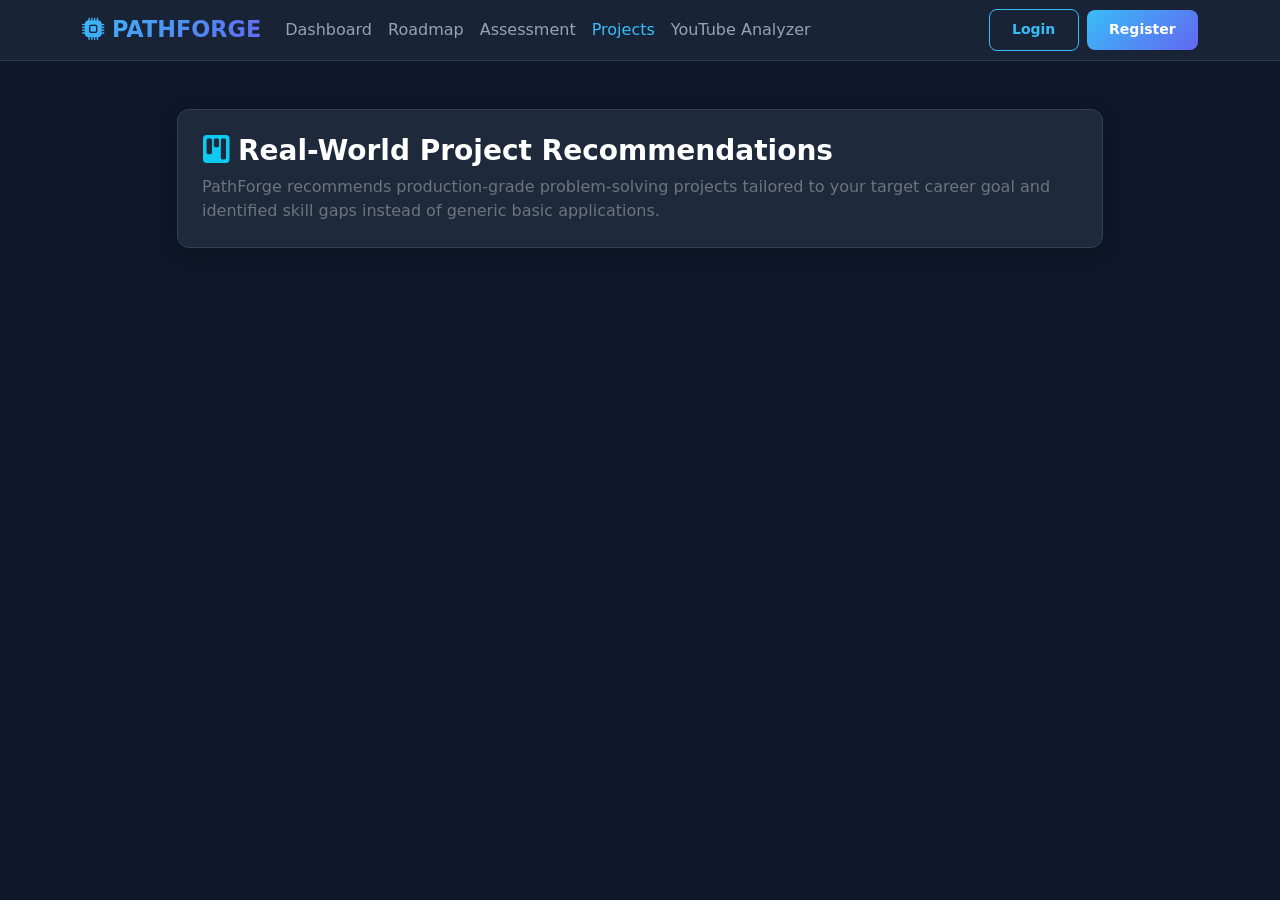
<file: projects.html>
<!DOCTYPE html>
<html lang="en">
<head>
    <meta charset="UTF-8">
    <meta name="viewport" content="width=device-width, initial-scale=1.0">
    <title>PathForge – Real-World Project Recommendations</title>
    <link href="https://cdn.jsdelivr.net/npm/bootstrap@5.3.0/dist/css/bootstrap.min.css" rel="stylesheet">
    <link rel="stylesheet" href="https://cdn.jsdelivr.net/npm/bootstrap-icons@1.11.0/font/bootstrap-icons.css">
    <link rel="stylesheet" href="/css/main.css">
</head>
<body>
    <nav class="navbar navbar-expand-lg navbar-dark navbar-custom">
        <div class="container">
            <a class="navbar-brand" href="/"><i class="bi bi-cpu-fill me-2"></i>PATHFORGE</a>
            <div class="collapse navbar-collapse">
                <ul class="navbar-nav me-auto">
                    <li class="nav-item"><a class="nav-link" href="/dashboard.html">Dashboard</a></li>
                    <li class="nav-item"><a class="nav-link" href="/roadmap.html">Roadmap</a></li>
                    <li class="nav-item"><a class="nav-link" href="/assessment.html">Assessment</a></li>
                    <li class="nav-item"><a class="nav-link active" href="/projects.html">Projects</a></li>
                    <li class="nav-item"><a class="nav-link" href="/youtube.html">YouTube Analyzer</a></li>
                </ul>
                <div id="navUserContainer" class="d-flex align-items-center"></div>
            </div>
        </div>
    </nav>

    <div class="container py-5">
        <div class="row justify-content-center">
            <div class="col-lg-10">
                <div class="pf-card mb-4">
                    <h3 class="fw-bold text-white mb-2"><i class="bi bi-kanban-fill text-info me-2"></i>Real-World Project Recommendations</h3>
                    <p class="text-secondary mb-0">PathForge recommends production-grade problem-solving projects tailored to your target career goal and identified skill gaps instead of generic basic applications.</p>
                </div>

                <div id="projectsContainer"></div>
            </div>
        </div>
    </div>

    <!-- Complete Project Modal -->
    <div class="modal fade" id="completeModal" tabindex="-1">
        <div class="modal-dialog">
            <div class="modal-content bg-dark text-light border-secondary">
                <div class="modal-header border-secondary">
                    <h5 class="modal-title fw-bold text-white"><i class="bi bi-check-circle text-success me-2"></i>Complete Project & Submit Code</h5>
                    <button type="button" class="btn-close btn-close-white" data-bs-dismiss="modal"></button>
                </div>
                <div class="modal-body">
                    <input type="hidden" id="modalProjId">
                    <div class="mb-3">
                        <label class="form-label text-secondary font-weight-bold">GitHub Repository Link</label>
                        <input type="url" id="githubLink" class="form-control bg-dark text-light border-secondary" placeholder="https://github.com/username/project-repo" required>
                    </div>
                </div>
                <div class="modal-footer border-secondary">
                    <button type="button" class="btn btn-secondary" data-bs-dismiss="modal">Cancel</button>
                    <button type="button" onclick="submitCompletion()" class="btn btn-pf-primary"><i class="bi bi-rocket-takeoff me-1"></i>Submit & Update Skill Scores</button>
                </div>
            </div>
        </div>
    </div>

    <script src="https://cdn.jsdelivr.net/npm/bootstrap@5.3.0/dist/js/bootstrap.bundle.min.js"></script>
    <script src="js/config.js"></script>
    <script src="js/app.js"></script>
    <script>
        let modalInstance;

        async function loadProjects() {
            try {
                const projects = await apiFetch('/projects/recommended');
                const container = document.getElementById('projectsContainer');

                container.innerHTML = projects.map(p => `
                    <div class="pf-card mb-4">
                        <div class="d-flex justify-content-between align-items-start mb-2">
                            <div>
                                <span class="badge bg-primary bg-opacity-25 text-info mb-1">${p.careerRoleTitle}</span>
                                <h4 class="fw-bold text-white mb-1">${p.title}</h4>
                            </div>
                            <span class="badge ${p.difficultyLevel === 'Beginner' ? 'bg-success' : (p.difficultyLevel === 'Intermediate' ? 'bg-warning text-dark' : 'bg-danger')}">${p.difficultyLevel}</span>
                        </div>

                        <p class="text-secondary mb-3">${p.description}</p>
                        
                        <div class="p-3 bg-dark rounded border border-secondary mb-3">
                            <strong class="text-info d-block mb-1"><i class="bi bi-exclamation-triangle me-1"></i> Problem Statement:</strong>
                            <span class="text-light small">${p.problemStatement || 'Build a scalable solution for queue management.'}</span>
                        </div>

                        <!-- "WHY THIS PROJECT?" Feature (Requirement #16) -->
                        <div class="why-box mb-3">
                            <div class="why-box-title"><i class="bi bi-question-circle-fill me-1"></i> WHY THIS PROJECT?</div>
                            <p class="text-light mb-0 small">${p.whyThisProject}</p>
                        </div>

                        <div class="mb-3">
                            <strong class="text-secondary small d-block mb-1">Skills You Will Improve:</strong>
                            <div class="d-flex flex-wrap gap-2">
                                ${p.skillsYouWillImprove.map(s => `<span class="badge bg-dark border border-secondary text-info">${s}</span>`).join('')}
                            </div>
                        </div>

                        <div class="d-flex gap-2">
                            ${p.isEnrolled 
                                ? (p.studentProjectStatus === 'COMPLETED'
                                    ? `<button class="btn btn-sm btn-success" disabled><i class="bi bi-check-all me-1"></i>Completed</button>`
                                    : `<button onclick="openCompleteModal(${p.id})" class="btn btn-sm btn-success"><i class="bi bi-check-circle me-1"></i>Mark Completed & Submit GitHub Code</button>`)
                                : `<button onclick="startProject(${p.id})" class="btn btn-sm btn-pf-primary"><i class="bi bi-play-fill me-1"></i>Enroll in Project</button>`
                            }
                        </div>
                    </div>
                `).join('');

            } catch(err) {
                console.error(err);
            }
        }

        async function startProject(id) {
            try {
                await apiFetch(`/projects/${id}/start`, { method: 'POST' });
                loadProjects();
            } catch(err) {
                alert(err.message);
            }
        }

        function openCompleteModal(id) {
            document.getElementById('modalProjId').value = id;
            modalInstance = new bootstrap.Modal(document.getElementById('completeModal'));
            modalInstance.show();
        }

        async function submitCompletion() {
            const id = document.getElementById('modalProjId').value;
            const githubLink = document.getElementById('githubLink').value;

            try {
                const res = await apiFetch(`/projects/${id}/complete`, {
                    method: 'POST',
                    body: JSON.stringify({ githubLink })
                });

                modalInstance.hide();
                alert(`${res.message}. Skills boosted: ${res.boostedSkills.join(', ')}! Current Stage: ${res.currentStage}.`);
                loadProjects();
            } catch(err) {
                alert(err.message);
            }
        }

        loadProjects();
    </script>
</body>
</html>
</file>
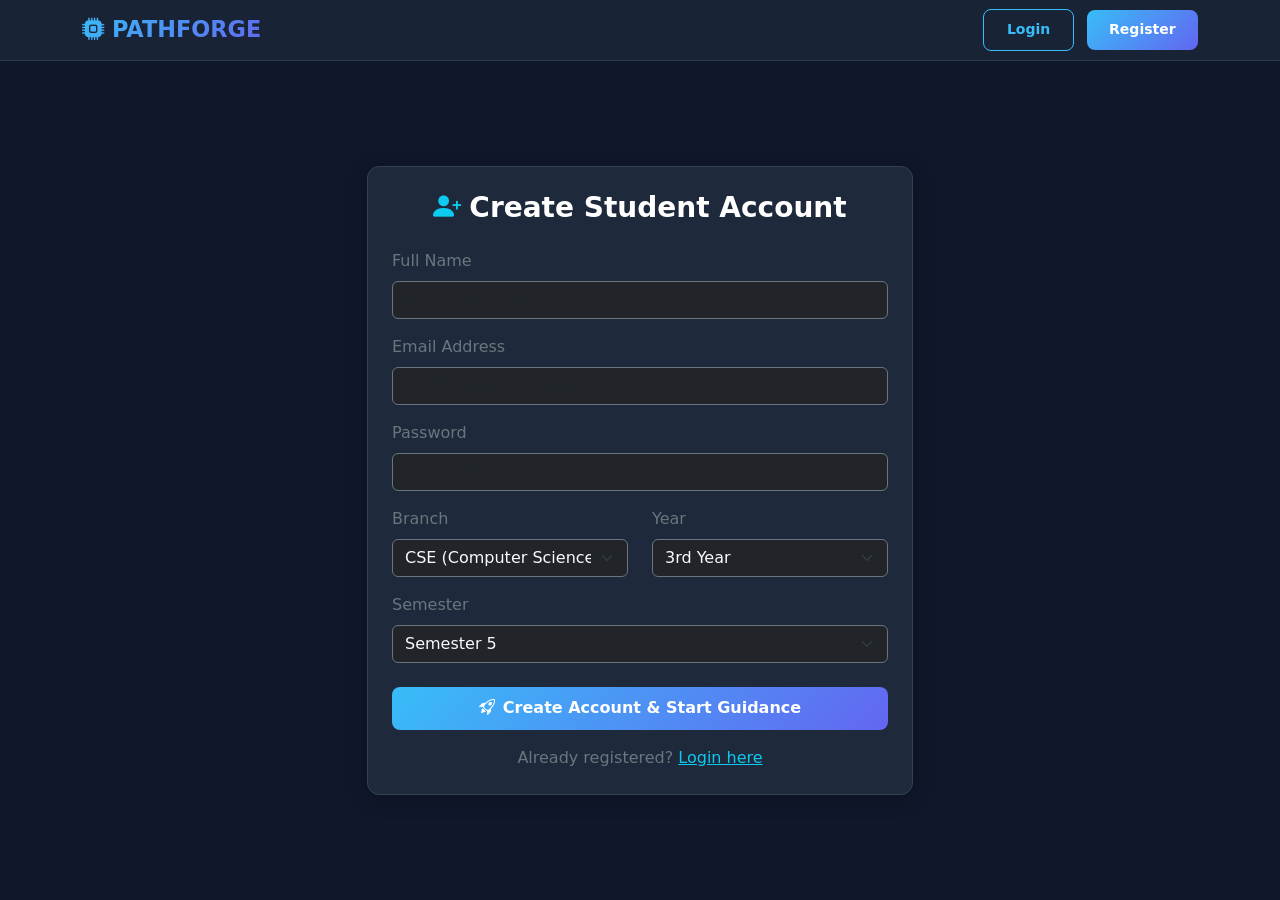
<file: register.html>
<!DOCTYPE html>
<html lang="en">
<head>
    <meta charset="UTF-8">
    <meta name="viewport" content="width=device-width, initial-scale=1.0">
    <title>PathForge – Student Registration</title>
    <link href="https://cdn.jsdelivr.net/npm/bootstrap@5.3.0/dist/css/bootstrap.min.css" rel="stylesheet">
    <link rel="stylesheet" href="https://cdn.jsdelivr.net/npm/bootstrap-icons@1.11.0/font/bootstrap-icons.css">
    <link rel="stylesheet" href="css/main.css">
</head>
<body class="d-flex flex-column min-vh-100">
    <nav class="navbar navbar-expand-lg navbar-dark navbar-custom">
        <div class="container">
            <a class="navbar-brand" href="index.html"><i class="bi bi-cpu-fill me-2"></i>PATHFORGE</a>
            <div id="navUserContainer" class="ms-auto"></div>
        </div>
    </nav>

    <div class="container my-auto py-5">
        <div class="row justify-content-center">
            <div class="col-md-6">
                <div class="pf-card">
                    <h3 class="fw-bold text-center text-white mb-4"><i class="bi bi-person-plus-fill me-2 text-info"></i>Create Student Account</h3>
                    <div id="errorAlert" class="alert alert-danger d-none mb-3"></div>

                    <form id="registerForm">
                        <div class="mb-3">
                            <label class="form-label text-secondary font-weight-bold">Full Name</label>
                            <input type="text" id="name" class="form-control bg-dark text-light border-secondary" placeholder="e.g. Bhavya Sri" required>
                        </div>
                        <div class="mb-3">
                            <label class="form-label text-secondary font-weight-bold">Email Address</label>
                            <input type="email" id="email" class="form-control bg-dark text-light border-secondary" placeholder="student@college.edu" required>
                        </div>
                        <div class="mb-3">
                            <label class="form-label text-secondary font-weight-bold">Password</label>
                            <input type="password" id="password" class="form-control bg-dark text-light border-secondary" placeholder="••••••••" required>
                        </div>
                        <div class="row">
                            <div class="col-md-6 mb-3">
                                <label class="form-label text-secondary font-weight-bold">Branch</label>
                                <select id="branch" class="form-select bg-dark text-light border-secondary" required>
                                    <option value="CSE">CSE (Computer Science)</option>
                                    <option value="IT">IT (Information Tech)</option>
                                    <option value="AI & ML">AI & ML</option>
                                    <option value="Data Science">Data Science</option>
                                    <option value="ECE">ECE</option>
                                    <option value="EEE">EEE</option>
                                    <option value="Other">Other Engineering Branch</option>
                                </select>
                            </div>
                            <div class="col-md-6 mb-3">
                                <label class="form-label text-secondary font-weight-bold">Year</label>
                                <select id="year" class="form-select bg-dark text-light border-secondary" required>
                                    <option value="1st Year">1st Year</option>
                                    <option value="2nd Year">2nd Year</option>
                                    <option value="3rd Year" selected>3rd Year</option>
                                    <option value="4th Year">4th Year</option>
                                </select>
                            </div>
                        </div>
                        <div class="mb-4">
                            <label class="form-label text-secondary font-weight-bold">Semester</label>
                            <select id="semester" class="form-select bg-dark text-light border-secondary" required>
                                <option value="Semester 1">Semester 1</option>
                                <option value="Semester 2">Semester 2</option>
                                <option value="Semester 3">Semester 3</option>
                                <option value="Semester 4">Semester 4</option>
                                <option value="Semester 5" selected>Semester 5</option>
                                <option value="Semester 6">Semester 6</option>
                                <option value="Semester 7">Semester 7</option>
                                <option value="Semester 8">Semester 8</option>
                            </select>
                        </div>

                        <button type="submit" class="btn btn-pf-primary w-100 mb-3"><i class="bi bi-rocket-takeoff me-2"></i>Create Account & Start Guidance</button>
                        <p class="text-center text-secondary mb-0">Already registered? <a href="login.html" class="text-info">Login here</a></p>
                    </form>
                </div>
            </div>
        </div>
    </div>

    <script src="js/config.js"></script>
    <script src="js/app.js"></script>
    <script>
        document.getElementById('registerForm').addEventListener('submit', async (e) => {
            e.preventDefault();
            const submitBtn = e.target.querySelector('button[type="submit"]');
            const originalBtnHtml = submitBtn ? submitBtn.innerHTML : '';
            const name = document.getElementById('name').value.trim();
            const email = document.getElementById('email').value.trim();
            const password = document.getElementById('password').value;
            const branch = document.getElementById('branch').value;
            const year = document.getElementById('year').value;
            const semester = document.getElementById('semester').value;
            const alert = document.getElementById('errorAlert');
            alert.classList.add('d-none');
            alert.textContent = '';

            if (submitBtn) {
                submitBtn.disabled = true;
                submitBtn.innerHTML = '<span class="spinner-border spinner-border-sm me-2" role="status" aria-hidden="true"></span>Creating Account...';
            }

            try {
                const data = await apiFetch('/auth/register', {
                    method: 'POST',
                    body: JSON.stringify({ name, email, password, branch, year, semester })
                });

                if (data && data.token) {
                    setAuthSession(data.token, { name: data.name, email: data.email, role: data.role });
                    window.location.href = 'dashboard.html';
                } else {
                    throw new Error('Registration completed, but no authentication token was returned. Please try logging in.');
                }
            } catch(err) {
                alert.textContent = err.message || 'Registration failed. Please check your information and try again.';
                alert.classList.remove('d-none');
            } finally {
                if (submitBtn) {
                    submitBtn.disabled = false;
                    submitBtn.innerHTML = originalBtnHtml;
                }
            }
        });
    </script>
</body>
</html>
</file>
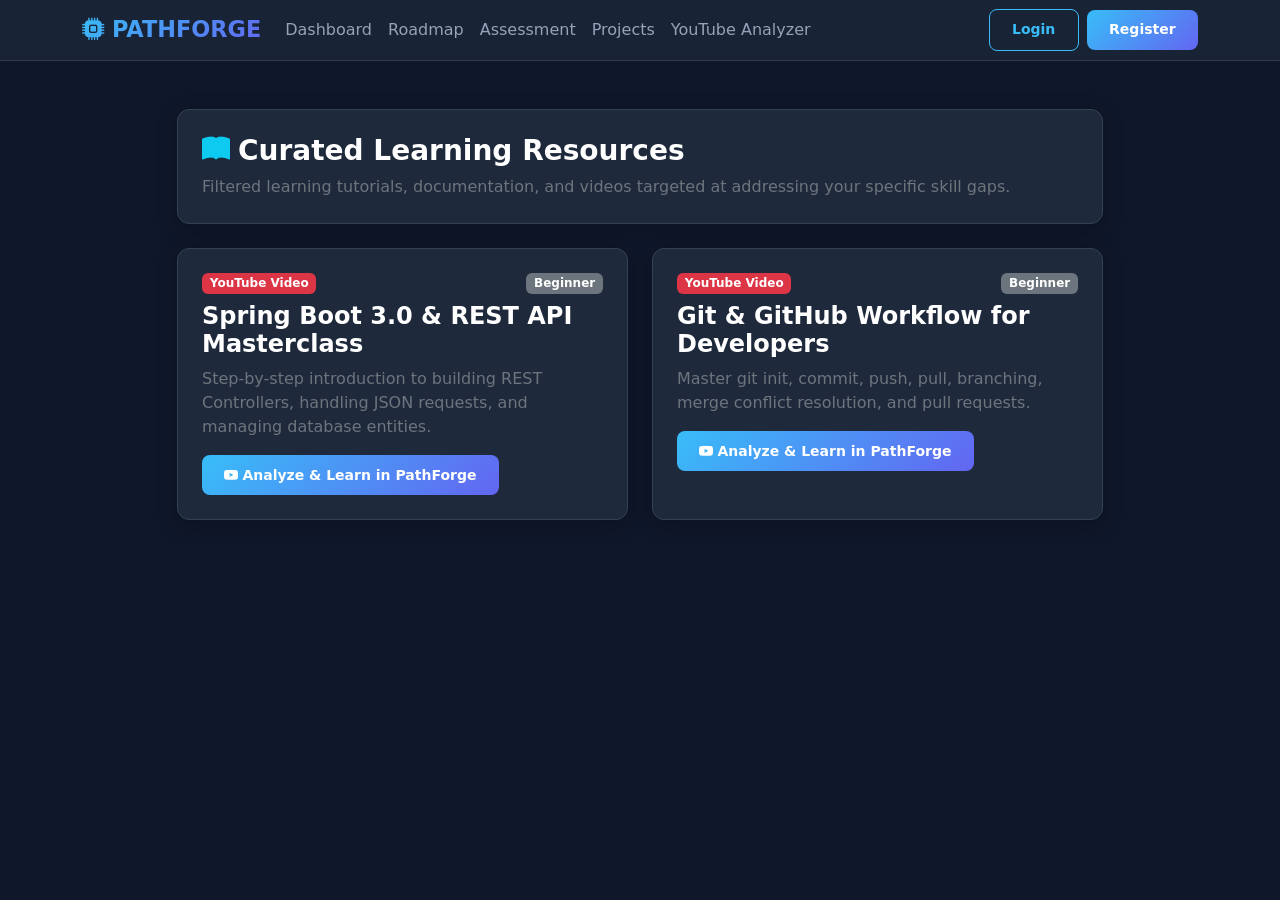
<file: resources.html>
<!DOCTYPE html>
<html lang="en">
<head>
    <meta charset="UTF-8">
    <meta name="viewport" content="width=device-width, initial-scale=1.0">
    <title>PathForge – Learning Resources</title>
    <link href="https://cdn.jsdelivr.net/npm/bootstrap@5.3.0/dist/css/bootstrap.min.css" rel="stylesheet">
    <link rel="stylesheet" href="https://cdn.jsdelivr.net/npm/bootstrap-icons@1.11.0/font/bootstrap-icons.css">
    <link rel="stylesheet" href="/css/main.css">
</head>
<body>
    <nav class="navbar navbar-expand-lg navbar-dark navbar-custom">
        <div class="container">
            <a class="navbar-brand" href="/"><i class="bi bi-cpu-fill me-2"></i>PATHFORGE</a>
            <div class="collapse navbar-collapse">
                <ul class="navbar-nav me-auto">
                    <li class="nav-item"><a class="nav-link" href="/dashboard.html">Dashboard</a></li>
                    <li class="nav-item"><a class="nav-link" href="/roadmap.html">Roadmap</a></li>
                    <li class="nav-item"><a class="nav-link" href="/assessment.html">Assessment</a></li>
                    <li class="nav-item"><a class="nav-link" href="/projects.html">Projects</a></li>
                    <li class="nav-item"><a class="nav-link" href="/youtube.html">YouTube Analyzer</a></li>
                </ul>
                <div id="navUserContainer" class="d-flex align-items-center"></div>
            </div>
        </div>
    </nav>

    <div class="container py-5">
        <div class="row justify-content-center">
            <div class="col-lg-10">
                <div class="pf-card mb-4">
                    <h3 class="fw-bold text-white mb-2"><i class="bi bi-book-fill text-info me-2"></i>Curated Learning Resources</h3>
                    <p class="text-secondary mb-0">Filtered learning tutorials, documentation, and videos targeted at addressing your specific skill gaps.</p>
                </div>

                <div class="row g-4">
                    <div class="col-md-6">
                        <div class="pf-card h-100">
                            <div class="d-flex justify-content-between align-items-start mb-2">
                                <span class="badge bg-danger">YouTube Video</span>
                                <span class="badge bg-secondary">Beginner</span>
                            </div>
                            <h4 class="fw-bold text-white mb-2">Spring Boot 3.0 & REST API Masterclass</h4>
                            <p class="text-secondary mb-3">Step-by-step introduction to building REST Controllers, handling JSON requests, and managing database entities.</p>
                            <a href="/youtube.html" class="btn btn-pf-primary btn-sm"><i class="bi bi-youtube me-1"></i>Analyze & Learn in PathForge</a>
                        </div>
                    </div>
                    <div class="col-md-6">
                        <div class="pf-card h-100">
                            <div class="d-flex justify-content-between align-items-start mb-2">
                                <span class="badge bg-danger">YouTube Video</span>
                                <span class="badge bg-secondary">Beginner</span>
                            </div>
                            <h4 class="fw-bold text-white mb-2">Git & GitHub Workflow for Developers</h4>
                            <p class="text-secondary mb-3">Master git init, commit, push, pull, branching, merge conflict resolution, and pull requests.</p>
                            <a href="/youtube.html" class="btn btn-pf-primary btn-sm"><i class="bi bi-youtube me-1"></i>Analyze & Learn in PathForge</a>
                        </div>
                    </div>
                </div>
            </div>
        </div>
    </div>

    <script src="js/config.js"></script>
    <script src="js/app.js"></script>
</body>
</html>
</file>
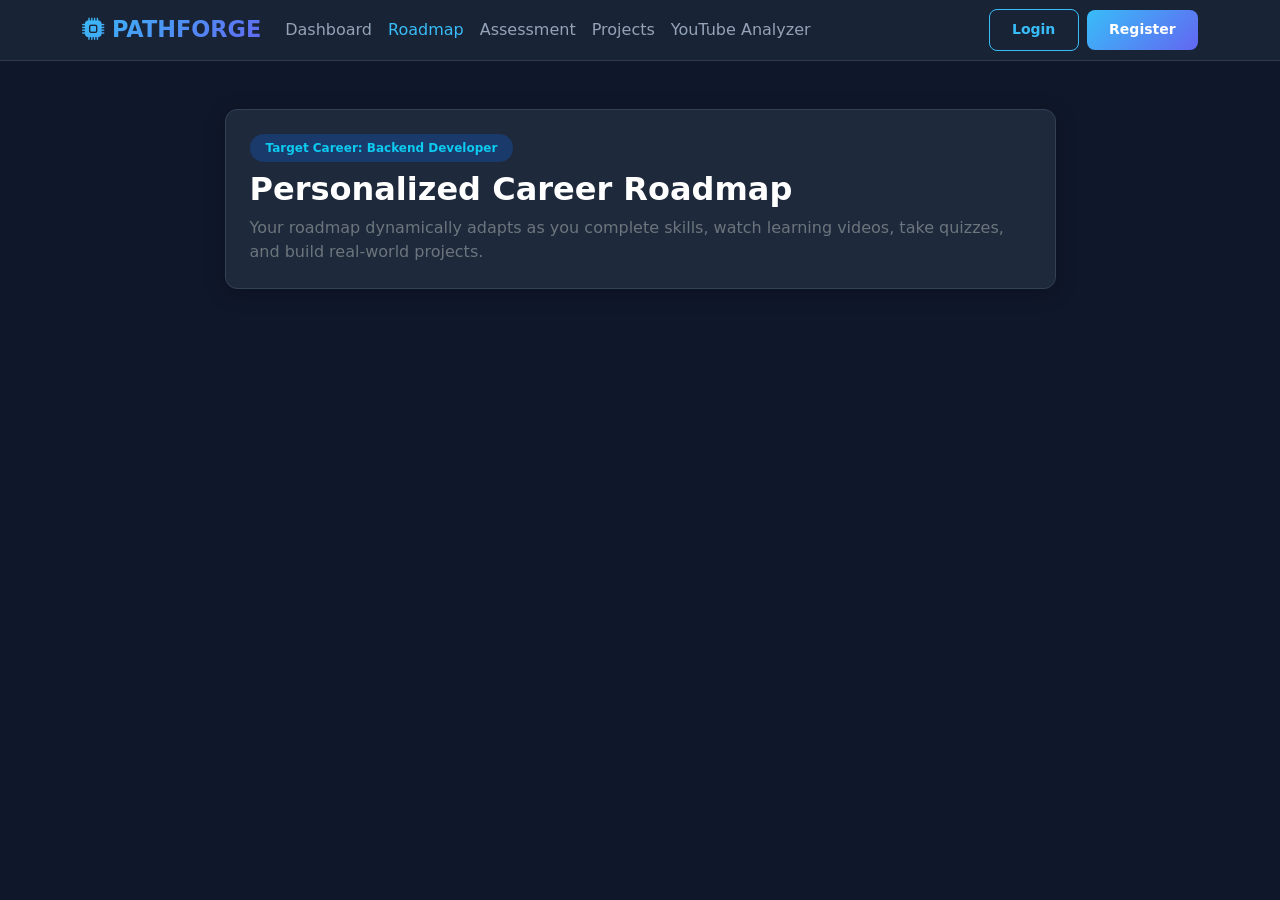
<file: roadmap.html>
<!DOCTYPE html>
<html lang="en">
<head>
    <meta charset="UTF-8">
    <meta name="viewport" content="width=device-width, initial-scale=1.0">
    <title>PathForge – Personalized Career Roadmap</title>
    <link href="https://cdn.jsdelivr.net/npm/bootstrap@5.3.0/dist/css/bootstrap.min.css" rel="stylesheet">
    <link rel="stylesheet" href="https://cdn.jsdelivr.net/npm/bootstrap-icons@1.11.0/font/bootstrap-icons.css">
    <link rel="stylesheet" href="/css/main.css">
</head>
<body>
    <nav class="navbar navbar-expand-lg navbar-dark navbar-custom">
        <div class="container">
            <a class="navbar-brand" href="/"><i class="bi bi-cpu-fill me-2"></i>PATHFORGE</a>
            <div class="collapse navbar-collapse">
                <ul class="navbar-nav me-auto">
                    <li class="nav-item"><a class="nav-link" href="/dashboard.html">Dashboard</a></li>
                    <li class="nav-item"><a class="nav-link active" href="/roadmap.html">Roadmap</a></li>
                    <li class="nav-item"><a class="nav-link" href="/assessment.html">Assessment</a></li>
                    <li class="nav-item"><a class="nav-link" href="/projects.html">Projects</a></li>
                    <li class="nav-item"><a class="nav-link" href="/youtube.html">YouTube Analyzer</a></li>
                </ul>
                <div id="navUserContainer" class="d-flex align-items-center"></div>
            </div>
        </div>
    </nav>

    <div class="container py-5">
        <div class="row justify-content-center">
            <div class="col-lg-9">
                <div class="pf-card mb-4">
                    <span id="targetRoleBadge" class="badge bg-primary bg-opacity-25 text-info px-3 py-2 rounded-pill mb-2">Target Career: Backend Developer</span>
                    <h2 id="roadmapTitle" class="fw-bold text-white mb-2">Personalized Career Roadmap</h2>
                    <p class="text-secondary mb-0">Your roadmap dynamically adapts as you complete skills, watch learning videos, take quizzes, and build real-world projects.</p>
                </div>

                <div id="roadmapTimeline"></div>
            </div>
        </div>
    </div>

    <script src="js/config.js"></script>
    <script src="js/app.js"></script>
    <script>
        async function loadRoadmap() {
            try {
                const data = await apiFetch('/roadmap');
                document.getElementById('roadmapTitle').textContent = data.title;
                document.getElementById('targetRoleBadge').textContent = `Target Career: ${data.targetCareerTitle}`;

                const container = document.getElementById('roadmapTimeline');
                container.innerHTML = data.phases.map(p => `
                    <div class="timeline-item">
                        <div class="timeline-icon">${p.phaseNumber}</div>
                        <div class="pf-card">
                            <div class="d-flex justify-content-between align-items-center mb-2">
                                <h4 class="fw-bold text-white mb-0">${p.title}</h4>
                                <span class="badge ${p.status === 'COMPLETED' ? 'bg-success' : (p.status === 'IN_PROGRESS' ? 'bg-warning text-dark' : 'bg-secondary')}">${p.status}</span>
                            </div>
                            <p class="text-secondary mb-3">${p.description}</p>
                            
                            <!-- "WHY THIS NEXT?" Feature (Requirement #10) -->
                            <div class="why-box">
                                <div class="why-box-title"><i class="bi bi-question-circle-fill me-1"></i> WHY THIS NEXT?</div>
                                <p class="text-light mb-0 small">${p.whyRecommended}</p>
                            </div>

                            <div class="d-flex gap-2 mt-3">
                                <a href="/youtube.html" class="btn btn-sm btn-pf-outline"><i class="bi bi-youtube me-1"></i>Learn via YouTube Analyzer</a>
                                <a href="/projects.html" class="btn btn-sm btn-pf-primary"><i class="bi bi-kanban me-1"></i>Build Matching Project</a>
                            </div>
                        </div>
                    </div>
                `).join('');

            } catch(err) {
                console.error(err);
            }
        }

        loadRoadmap();
    </script>
</body>
</html>
</file>
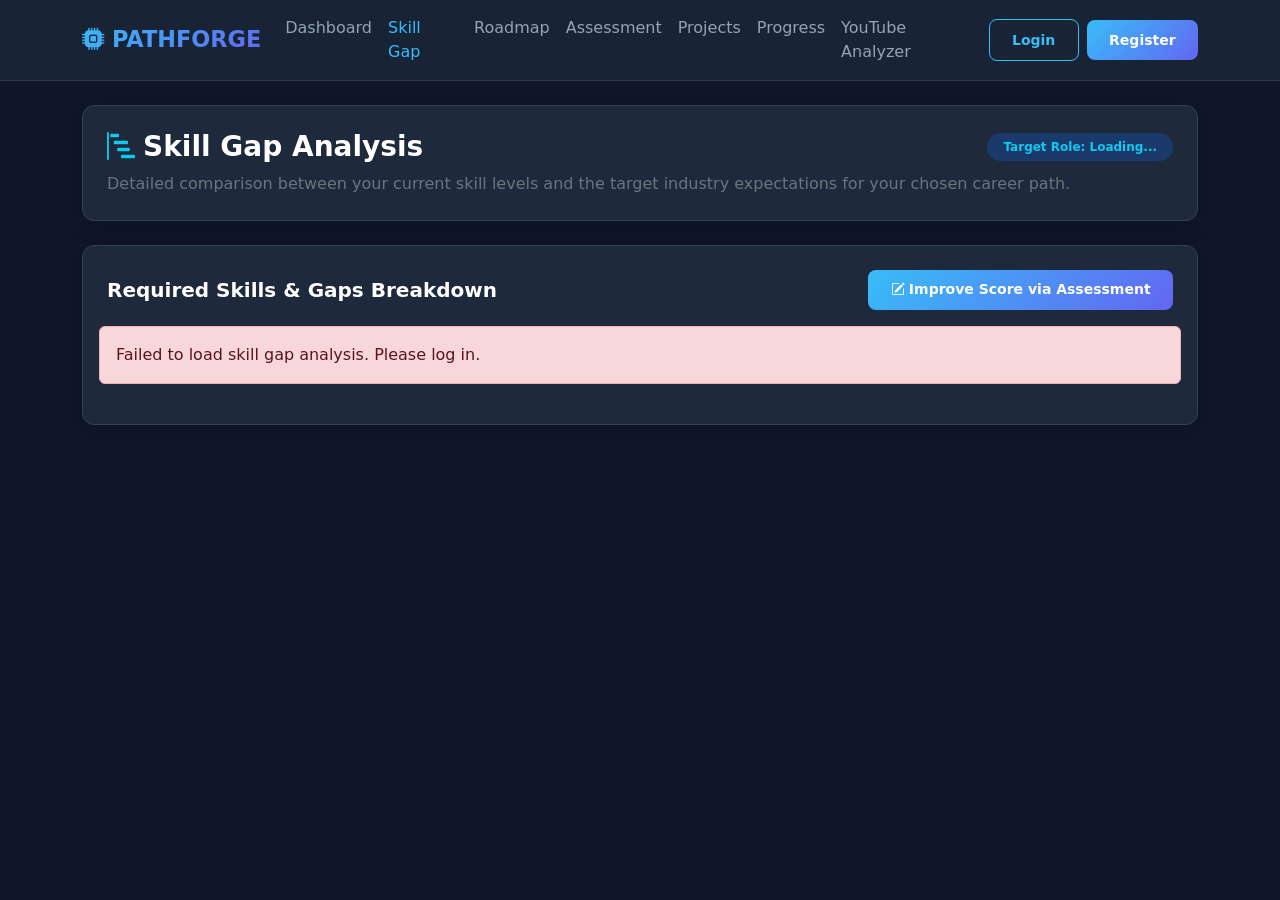
<file: skill-gap.html>
<!DOCTYPE html>
<html lang="en">
<head>
    <meta charset="UTF-8">
    <meta name="viewport" content="width=device-width, initial-scale=1.0">
    <title>PathForge – Skill Gap Analysis</title>
    <link href="https://cdn.jsdelivr.net/npm/bootstrap@5.3.0/dist/css/bootstrap.min.css" rel="stylesheet">
    <link rel="stylesheet" href="https://cdn.jsdelivr.net/npm/bootstrap-icons@1.11.0/font/bootstrap-icons.css">
    <link rel="stylesheet" href="css/main.css">
</head>
<body>
    <nav class="navbar navbar-expand-lg navbar-dark navbar-custom">
        <div class="container">
            <a class="navbar-brand" href="index.html"><i class="bi bi-cpu-fill me-2"></i>PATHFORGE</a>
            <div class="collapse navbar-collapse">
                <ul class="navbar-nav me-auto">
                    <li class="nav-item"><a class="nav-link" href="dashboard.html">Dashboard</a></li>
                    <li class="nav-item"><a class="nav-link active" href="skill-gap.html">Skill Gap</a></li>
                    <li class="nav-item"><a class="nav-link" href="roadmap.html">Roadmap</a></li>
                    <li class="nav-item"><a class="nav-link" href="assessment.html">Assessment</a></li>
                    <li class="nav-item"><a class="nav-link" href="projects.html">Projects</a></li>
                    <li class="nav-item"><a class="nav-link" href="progress.html">Progress</a></li>
                    <li class="nav-item"><a class="nav-link" href="youtube.html">YouTube Analyzer</a></li>
                </ul>
                <div id="navUserContainer" class="d-flex align-items-center"></div>
            </div>
        </div>
    </nav>

    <div class="container py-4">
        <div class="pf-card mb-4">
            <div class="d-flex justify-content-between align-items-center mb-2">
                <h3 class="fw-bold text-white mb-0"><i class="bi bi-bar-chart-steps text-info me-2"></i>Skill Gap Analysis</h3>
                <span id="targetCareerBadge" class="badge bg-primary bg-opacity-25 text-info px-3 py-2 rounded-pill">Target Role: Loading...</span>
            </div>
            <p class="text-secondary mb-0">Detailed comparison between your current skill levels and the target industry expectations for your chosen career path.</p>
        </div>

        <div class="pf-card">
            <div class="d-flex justify-content-between align-items-center mb-3">
                <h5 class="fw-bold text-white mb-0">Required Skills & Gaps Breakdown</h5>
                <a href="assessment.html" class="btn btn-sm btn-pf-primary"><i class="bi bi-pencil-square me-1"></i>Improve Score via Assessment</a>
            </div>
            <div id="skillGapContainer" class="row g-3">
                <div class="col-12 text-center py-4 text-secondary">
                    <div class="spinner-border text-info" role="status"></div>
                    <p class="mt-2 mb-0">Analyzing skill gaps...</p>
                </div>
            </div>
        </div>
    </div>

    <script src="js/config.js"></script>
    <script src="js/app.js"></script>
    <script>
        async function loadSkillGaps() {
            try {
                const gapRes = await apiFetch('/skills/gaps');
                document.getElementById('targetCareerBadge').textContent = `Target Role: ${gapRes.targetCareerRole || 'Backend Developer'}`;
                
                const gapContainer = document.getElementById('skillGapContainer');
                if (!gapRes.skillGaps || gapRes.skillGaps.length === 0) {
                    gapContainer.innerHTML = `<div class="col-12 text-center py-4 text-secondary">No skill gap data found. Please set your career goal in your profile.</div>`;
                    return;
                }

                gapContainer.innerHTML = gapRes.skillGaps.map(g => {
                    let badgeClass = 'badge-needs-imp';
                    if (g.gapStatus === 'Major Gap') badgeClass = 'badge-major-gap';
                    else if (g.gapStatus === 'Sufficient') badgeClass = 'badge-sufficient';
                    else if (g.gapStatus === 'Strong') badgeClass = 'badge-strong';

                    return `
                        <div class="col-md-6 col-lg-4">
                            <div class="p-3 bg-dark rounded border border-secondary h-100">
                                <div class="d-flex justify-content-between align-items-center mb-2">
                                    <h6 class="fw-bold text-white mb-0">${g.skillName}</h6>
                                    <span class="badge ${badgeClass}">${g.gapStatus}</span>
                                </div>
                                <div class="d-flex justify-content-between small text-secondary mb-1">
                                    <span>Current: <strong>${g.currentScore}%</strong> (${g.currentLevel})</span>
                                    <span>Target: <strong>${g.requiredScore}%</strong></span>
                                </div>
                                <div class="progress progress-dark mb-2">
                                    <div class="progress-bar progress-bar-cyan" style="width: ${g.currentScore}%"></div>
                                </div>
                                <p class="text-secondary small mb-0"><i class="bi bi-lightbulb text-warning me-1"></i>${g.recommendation}</p>
                            </div>
                        </div>
                    `;
                }).join('');
            } catch(err) {
                console.error(err);
                document.getElementById('skillGapContainer').innerHTML = `<div class="col-12 alert alert-danger">Failed to load skill gap analysis. Please log in.</div>`;
            }
        }

        loadSkillGaps();
    </script>
</body>
</html>
</file>
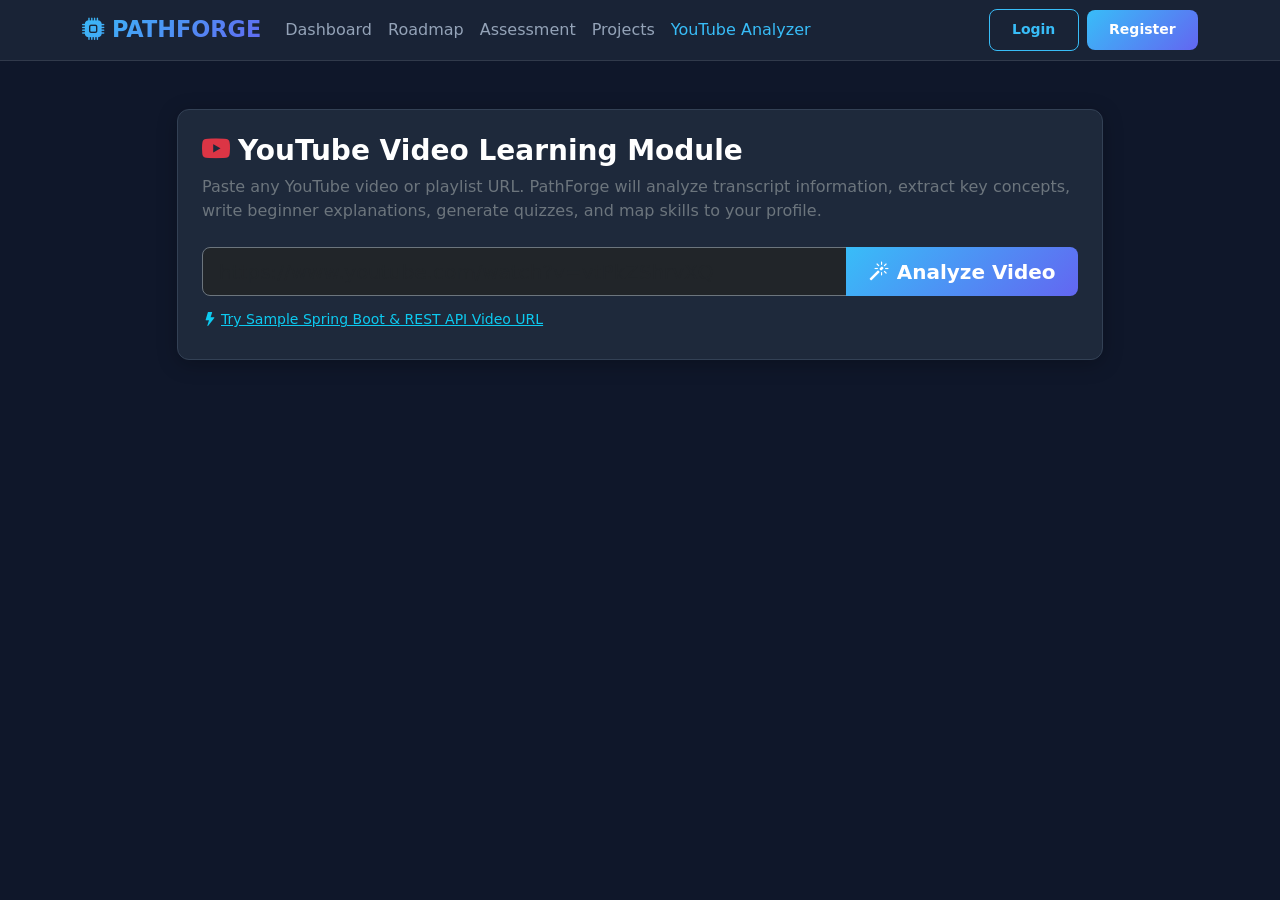
<file: youtube.html>
<!DOCTYPE html>
<html lang="en">
<head>
    <meta charset="UTF-8">
    <meta name="viewport" content="width=device-width, initial-scale=1.0">
    <title>PathForge – YouTube Video Learning Module</title>
    <link href="https://cdn.jsdelivr.net/npm/bootstrap@5.3.0/dist/css/bootstrap.min.css" rel="stylesheet">
    <link rel="stylesheet" href="https://cdn.jsdelivr.net/npm/bootstrap-icons@1.11.0/font/bootstrap-icons.css">
    <link rel="stylesheet" href="/css/main.css">
</head>
<body>
    <nav class="navbar navbar-expand-lg navbar-dark navbar-custom">
        <div class="container">
            <a class="navbar-brand" href="/"><i class="bi bi-cpu-fill me-2"></i>PATHFORGE</a>
            <div class="collapse navbar-collapse">
                <ul class="navbar-nav me-auto">
                    <li class="nav-item"><a class="nav-link" href="/dashboard.html">Dashboard</a></li>
                    <li class="nav-item"><a class="nav-link" href="/roadmap.html">Roadmap</a></li>
                    <li class="nav-item"><a class="nav-link" href="/assessment.html">Assessment</a></li>
                    <li class="nav-item"><a class="nav-link" href="/projects.html">Projects</a></li>
                    <li class="nav-item"><a class="nav-link active" href="/youtube.html">YouTube Analyzer</a></li>
                </ul>
                <div id="navUserContainer" class="d-flex align-items-center"></div>
            </div>
        </div>
    </nav>

    <div class="container py-5">
        <div class="row justify-content-center">
            <div class="col-lg-10">
                <div class="pf-card mb-4">
                    <h3 class="fw-bold text-white mb-2"><i class="bi bi-youtube text-danger me-2"></i>YouTube Video Learning Module</h3>
                    <p class="text-secondary mb-4">Paste any YouTube video or playlist URL. PathForge will analyze transcript information, extract key concepts, write beginner explanations, generate quizzes, and map skills to your profile.</p>

                    <form id="youtubeForm">
                        <div class="input-group">
                            <input type="url" id="videoUrl" class="form-control bg-dark text-light border-secondary form-control-lg" placeholder="https://www.youtube.com/watch?v=vtPkZShrvXQ" required>
                            <button type="submit" class="btn btn-pf-primary btn-lg"><i class="bi bi-magic me-2"></i>Analyze Video</button>
                        </div>
                    </form>
                    <div class="mt-2">
                        <button id="demoUrlBtn" class="btn btn-sm btn-link text-info ps-0"><i class="bi bi-lightning-fill me-1"></i>Try Sample Spring Boot & REST API Video URL</button>
                    </div>
                </div>

                <div id="loadingSpinner" class="text-center py-5 d-none">
                    <div class="spinner-border text-info" style="width: 3rem; height: 3rem;" role="status"></div>
                    <p class="text-secondary mt-3">Analyzing video transcript, compiling concepts, and generating quizzes...</p>
                </div>

                <div id="analysisResult" class="d-none">
                    <!-- Video Metadata & Summary -->
                    <div class="pf-card mb-4">
                        <div class="d-flex justify-content-between align-items-start mb-3">
                            <div>
                                <span id="vChannel" class="badge bg-secondary mb-1">TechForge Engineering</span>
                                <h4 id="vTitle" class="fw-bold text-white mb-1">Spring Boot Masterclass</h4>
                            </div>
                            <span id="vDuration" class="badge bg-info text-dark fs-6"><i class="bi bi-clock me-1"></i>45 mins</span>
                        </div>

                        <h5 class="fw-bold text-info mb-2"><i class="bi bi-file-text me-2"></i>Summary</h5>
                        <p id="vSummary" class="text-light mb-4"></p>

                        <h5 class="fw-bold text-indigo mb-2" style="color: #6366f1;"><i class="bi bi-lightbulb me-2"></i>Important Concepts</h5>
                        <ul id="vConcepts" class="text-secondary mb-4"></ul>

                        <div class="why-box mb-4">
                            <div class="why-box-title mb-1"><i class="bi bi-mortarboard-fill me-1"></i> Beginner Explanation</div>
                            <p id="vBeginnerExp" class="text-light mb-0"></p>
                        </div>

                        <h5 class="fw-bold text-emerald mb-2" style="color: #10b981;"><i class="bi bi-code-square me-2"></i>Practical Examples & Code Snippets</h5>
                        <ul id="vExamples" class="text-secondary mb-4"></ul>

                        <h5 class="fw-bold text-warning mb-2"><i class="bi bi-journal-bookmark-fill me-2"></i>Important Points for Exams & Interviews</h5>
                        <ul id="vPoints" class="text-secondary mb-0"></ul>
                    </div>

                    <!-- Generated Quiz -->
                    <div class="pf-card mb-4">
                        <h4 class="fw-bold text-white mb-3"><i class="bi bi-patch-question-fill text-warning me-2"></i>Auto-Generated Video Quiz</h4>
                        <form id="quizForm">
                            <div id="quizContainer"></div>
                            <button type="submit" class="btn btn-pf-primary w-100 mt-3"><i class="bi bi-check2-circle me-2"></i>Submit Quiz & Update Skill Score</button>
                        </form>
                    </div>

                    <!-- Interview Questions -->
                    <div class="pf-card">
                        <h4 class="fw-bold text-white mb-3"><i class="bi bi-chat-quote-fill text-info me-2"></i>Top Technical Interview Questions</h4>
                        <div id="interviewContainer"></div>
                    </div>
                </div>
            </div>
        </div>
    </div>

    <script src="js/config.js"></script>
    <script src="js/app.js"></script>
    <script>
        let currentQuizData = [];

        document.getElementById('demoUrlBtn').addEventListener('click', () => {
            document.getElementById('videoUrl').value = 'https://www.youtube.com/watch?v=vtPkZShrvXQ';
            document.getElementById('youtubeForm').dispatchEvent(new Event('submit'));
        });

        document.getElementById('youtubeForm').addEventListener('submit', async (e) => {
            e.preventDefault();
            const videoUrl = document.getElementById('videoUrl').value;
            const spinner = document.getElementById('loadingSpinner');
            const resultBox = document.getElementById('analysisResult');

            spinner.classList.remove('d-none');
            resultBox.classList.add('d-none');

            try {
                const data = await apiFetch('/youtube/analyze', {
                    method: 'POST',
                    body: JSON.stringify({ videoUrl })
                });

                spinner.classList.add('d-none');

                if (!data.transcriptAvailable) {
                    alert(data.message);
                    return;
                }

                resultBox.classList.remove('d-none');
                document.getElementById('vTitle').textContent = data.title;
                document.getElementById('vChannel').textContent = data.channel;
                document.getElementById('vDuration').textContent = data.duration;
                document.getElementById('vSummary').textContent = data.summary;
                document.getElementById('vBeginnerExp').textContent = data.beginnerExplanation;

                document.getElementById('vConcepts').innerHTML = data.importantConcepts.map(c => `<li>${c}</li>`).join('');
                document.getElementById('vExamples').innerHTML = data.practicalExamples.map(e => `<li>${e}</li>`).join('');
                document.getElementById('vPoints').innerHTML = data.importantPoints.map(p => `<li>${p}</li>`).join('');

                currentQuizData = data.generatedQuiz || [];
                const quizContainer = document.getElementById('quizContainer');
                quizContainer.innerHTML = currentQuizData.map((q, idx) => `
                    <div class="p-3 bg-dark rounded border border-secondary mb-3">
                        <h6 class="fw-bold text-white mb-2">Q${idx + 1}: ${q.question}</h6>
                        <div class="form-check"><input class="form-check-input" type="radio" name="qz_${idx}" value="A" required> <label class="form-check-label text-light">A) ${q.optionA}</label></div>
                        <div class="form-check"><input class="form-check-input" type="radio" name="qz_${idx}" value="B"> <label class="form-check-label text-light">B) ${q.optionB}</label></div>
                        <div class="form-check"><input class="form-check-input" type="radio" name="qz_${idx}" value="C"> <label class="form-check-label text-light">C) ${q.optionC}</label></div>
                        <div class="form-check"><input class="form-check-input" type="radio" name="qz_${idx}" value="D"> <label class="form-check-label text-light">D) ${q.optionD}</label></div>
                    </div>
                `).join('');

                document.getElementById('interviewContainer').innerHTML = data.interviewQuestions.map(iq => `
                    <div class="p-3 bg-dark rounded border border-secondary mb-2 text-light font-monospace small">${iq}</div>
                `).join('');

            } catch(err) {
                spinner.classList.add('d-none');
                alert(err.message);
            }
        });

        document.getElementById('quizForm').addEventListener('submit', async (e) => {
            e.preventDefault();
            const userAnswers = [];
            currentQuizData.forEach((q, idx) => {
                const sel = document.querySelector(`input[name="qz_${idx}"]:checked`);
                userAnswers.push({
                    questionIndex: idx,
                    selectedOption: sel ? sel.value : '',
                    correctOption: q.correctOption
                });
            });

            try {
                const res = await apiFetch('/quiz/submit', {
                    method: 'POST',
                    body: JSON.stringify({ skillName: 'Spring Boot', userAnswers })
                });

                alert(`Quiz Submitted! You scored ${res.correctAnswers} / ${res.totalQuestions} (${res.scorePercentage}%). Your ${res.skillUpdated} skill score has been updated!`);
                window.location.href = '/dashboard.html';
            } catch(err) {
                alert(err.message);
            }
        });
    </script>
</body>
</html>
</file>
<file: css/main.css>
/* PathForge Modern Educational Tech Theme */
:root {
    --bg-primary: #0f172a;
    --bg-card: #1e293b;
    --bg-card-hover: #334155;
    --accent-blue: #38bdf8;
    --accent-indigo: #6366f1;
    --accent-emerald: #10b981;
    --accent-amber: #f59e0b;
    --accent-rose: #f43f5e;
    --text-primary: #f8fafc;
    --text-secondary: #94a3b8;
    --border-color: #334155;
    --glass-bg: rgba(30, 41, 59, 0.75);
    --glass-border: rgba(255, 255, 255, 0.1);
}

body {
    background-color: var(--bg-primary);
    color: var(--text-primary);
    font-family: 'Inter', system-ui, -apple-system, sans-serif;
    min-height: 100vh;
    display: flex;
    flex-direction: column;
}

/* Glassmorphism Navbar */
.navbar-custom {
    background: var(--glass-bg);
    backdrop-filter: blur(12px);
    -webkit-backdrop-filter: blur(12px);
    border-bottom: 1px solid var(--glass-border);
}

.navbar-brand {
    font-weight: 800;
    font-size: 1.4rem;
    background: linear-gradient(135deg, var(--accent-blue), var(--accent-indigo));
    -webkit-background-clip: text;
    -webkit-text-fill-color: transparent;
}

.nav-link {
    color: var(--text-secondary) !important;
    font-weight: 500;
    transition: all 0.2s ease;
}

.nav-link:hover, .nav-link.active {
    color: var(--accent-blue) !important;
}

/* Cards & Glass Containers */
.pf-card {
    background: var(--bg-card);
    border: 1px solid var(--border-color);
    border-radius: 12px;
    padding: 1.5rem;
    box-shadow: 0 4px 20px rgba(0, 0, 0, 0.25);
    transition: transform 0.2s ease, box-shadow 0.2s ease;
}

.pf-card:hover {
    box-shadow: 0 8px 30px rgba(0, 0, 0, 0.35);
}

/* Stage Badge */
.stage-badge {
    background: linear-gradient(135deg, #4f46e5, #06b6d4);
    color: #ffffff;
    font-weight: 700;
    padding: 0.4rem 1rem;
    border-radius: 50px;
    display: inline-block;
    letter-spacing: 0.5px;
}

/* Status Badges */
.badge-major-gap { background-color: rgba(244, 63, 94, 0.2); color: #f43f5e; border: 1px solid #f43f5e; }
.badge-needs-imp { background-color: rgba(245, 158, 11, 0.2); color: #f59e0b; border: 1px solid #f59e0b; }
.badge-sufficient { background-color: rgba(56, 189, 248, 0.2); color: #38bdf8; border: 1px solid #38bdf8; }
.badge-strong { background-color: rgba(16, 185, 129, 0.2); color: #10b981; border: 1px solid #10b981; }

/* Custom Progress Bars */
.progress-dark {
    background-color: #090d16;
    border-radius: 10px;
    height: 10px;
    overflow: hidden;
}

.progress-bar-cyan { background: linear-gradient(90deg, #06b6d4, #38bdf8); }
.progress-bar-indigo { background: linear-gradient(90deg, #6366f1, #818cf8); }
.progress-bar-emerald { background: linear-gradient(90deg, #059669, #10b981); }
.progress-bar-amber { background: linear-gradient(90deg, #d97706, #f59e0b); }

/* Why Explanation Box */
.why-box {
    background: rgba(99, 102, 241, 0.1);
    border-left: 4px solid var(--accent-indigo);
    border-radius: 6px;
    padding: 1rem;
    margin-top: 0.75rem;
}

.why-box-title {
    color: var(--accent-blue);
    font-weight: 700;
    font-size: 0.9rem;
    text-transform: uppercase;
    letter-spacing: 0.5px;
}

/* Buttons */
.btn-pf-primary {
    background: linear-gradient(135deg, var(--accent-blue), var(--accent-indigo));
    border: none;
    color: #fff;
    font-weight: 600;
    border-radius: 8px;
    padding: 0.6rem 1.4rem;
    transition: opacity 0.2s ease;
}

.btn-pf-primary:hover {
    opacity: 0.9;
    color: #fff;
}

.btn-pf-outline {
    background: transparent;
    border: 1px solid var(--accent-blue);
    color: var(--accent-blue);
    font-weight: 600;
    border-radius: 8px;
    padding: 0.6rem 1.4rem;
}

.btn-pf-outline:hover {
    background: var(--accent-blue);
    color: #0f172a;
}

/* Roadmap Timeline */
.timeline-item {
    position: relative;
    padding-left: 2.5rem;
    margin-bottom: 2rem;
}

.timeline-item::before {
    content: '';
    position: absolute;
    left: 0.85rem;
    top: 2rem;
    bottom: -2rem;
    width: 2px;
    background: var(--border-color);
}

.timeline-item:last-child::before {
    display: none;
}

.timeline-icon {
    position: absolute;
    left: 0;
    top: 0;
    width: 2rem;
    height: 2rem;
    border-radius: 50%;
    background: var(--bg-card);
    border: 2px solid var(--accent-blue);
    display: flex;
    align-items: center;
    justify-content: center;
    font-weight: bold;
    color: var(--accent-blue);
}
</file>
